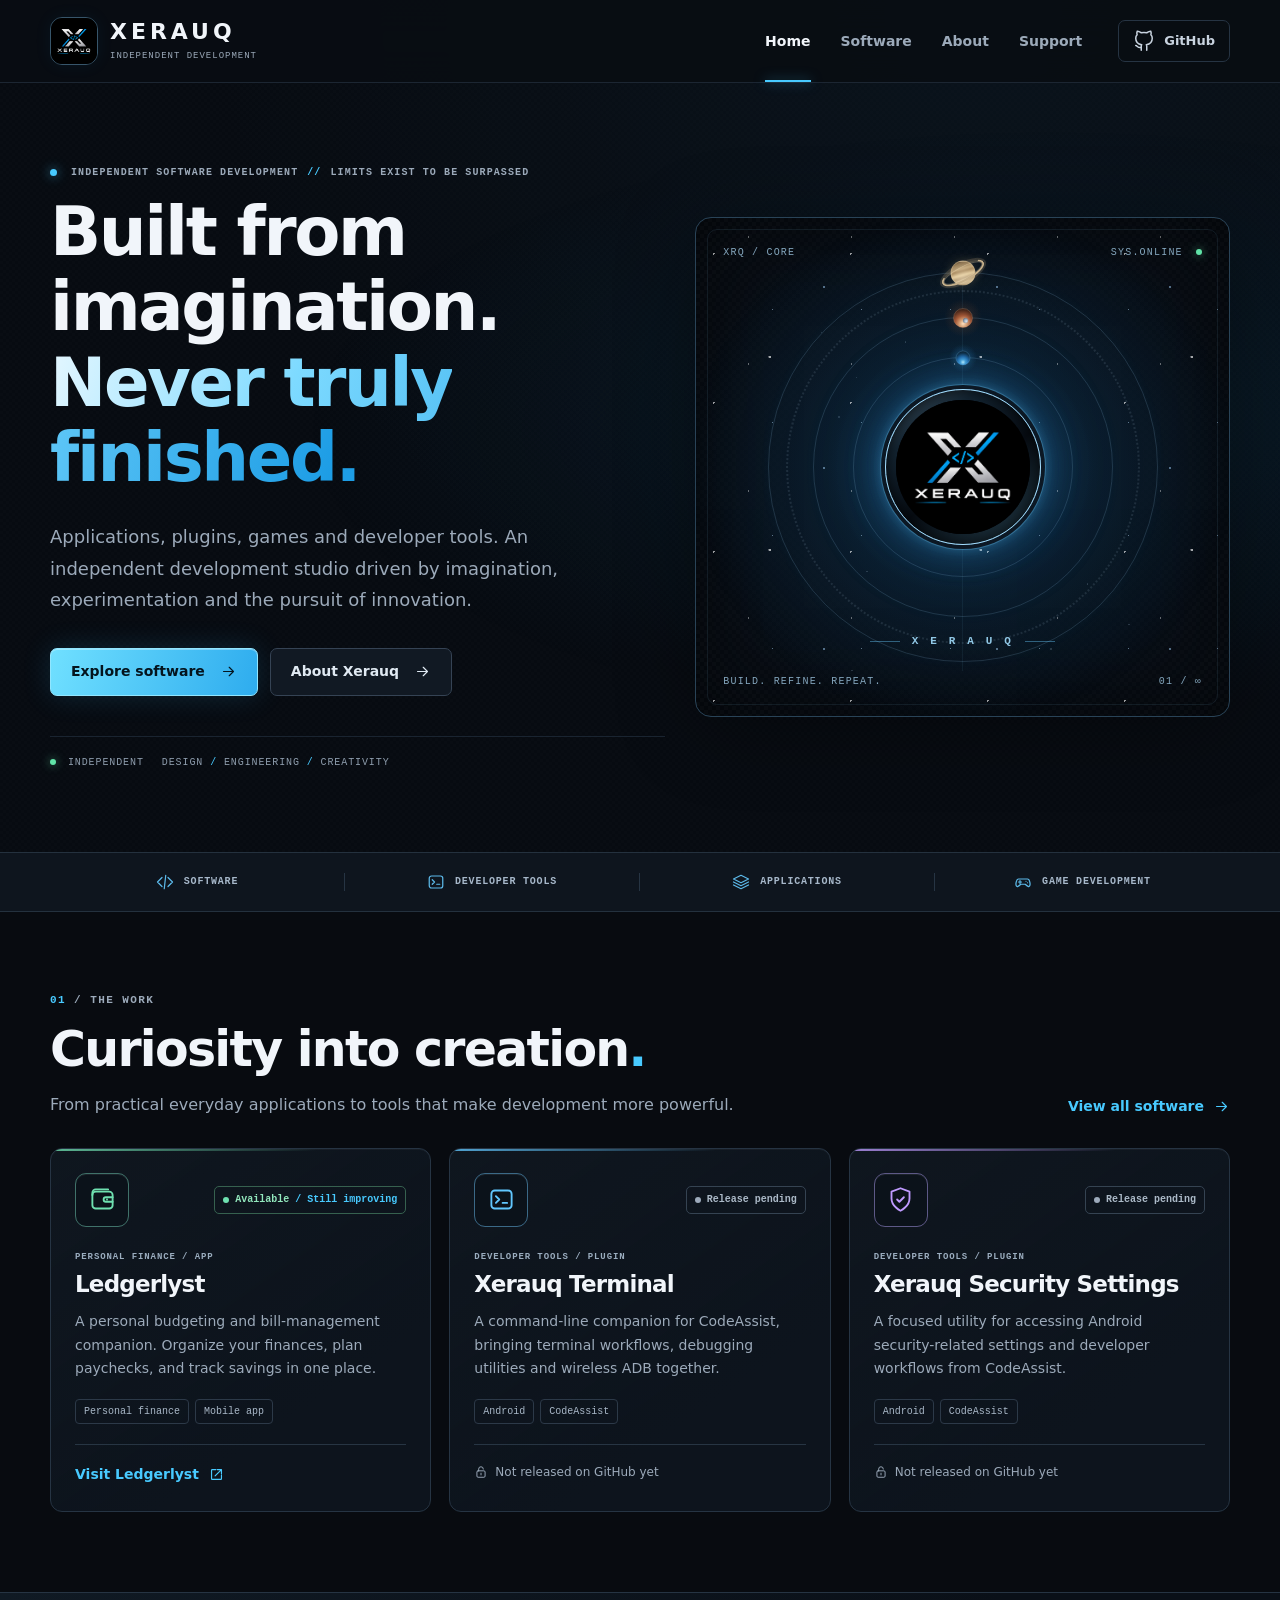
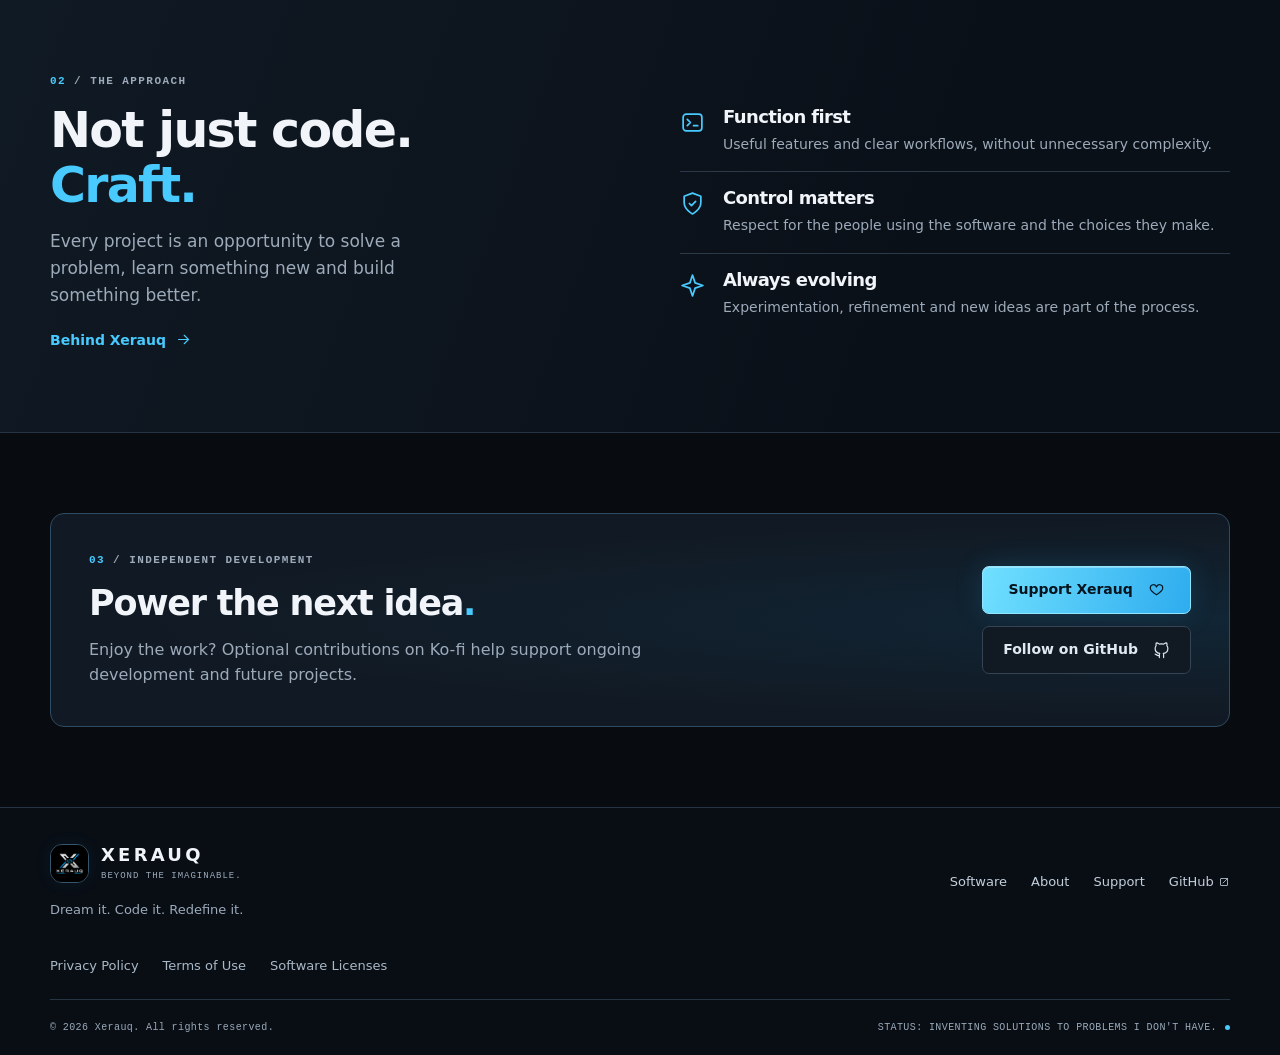
<file: index.html>
<!doctype html>
<html lang="en">

<head>
    <meta charset="utf-8">
    <meta name="viewport" content="width=device-width, initial-scale=1">
    <meta name="theme-color" content="#080b10">
    <meta name="description"
        content="Xerauq is an independent software development studio where imagination meets experimentation and innovation never stops.">
    <meta property="og:title" content="Xerauq — Independent Software Development">
    <meta property="og:description"
        content="Built from imagination. Never truly finished. Explore the software, creations and ongoing development of Xerauq.">
    <meta property="og:type" content="website">
    <title>Xerauq — Independent Software Development</title>
    <link rel="icon" href="assets/favicon.svg" type="image/svg+xml">
    <link rel="stylesheet" href="style.css?v=6">
    <script>(function () { if (!window.matchMedia('(prefers-reduced-motion: reduce)').matches && !document.hidden) { document.documentElement.classList.add('xr-intro-active'); window.setTimeout(function () { document.documentElement.classList.remove('xr-intro-active', 'xr-intro-reveal', 'xr-intro-flight'); }, 5500); } })();</script>
    <script defer src="script.js?v=3"></script>
    <script defer src="intro.js?v=6"></script><noscript>
        <style>
            @media(max-width:720px) {
                .header nav {
                    display: flex
                }

                .nav-toggle {
                    display: none
                }
            }
        </style>
    </noscript>
</head>

<body data-logo-intro="true">
    <div class="intro-overlay" id="intro-overlay" aria-hidden="true">
        <div class="intro-stage"><img class="intro-logo" id="intro-logo" src="assets/XerauqLogo.svg" alt="" width="512"
                height="512"></div>
    </div><a class="skip" href="#main">Skip to content</a>
    <header class="header">
        <div class="wrap nav-shell"><a class="brand" href="index.html" aria-label="Xerauq home"><span
                    class="brand-mark "><span class="logo-fallback" aria-hidden="true">X<span>/</span></span><img
                        src="assets/XerauqLogo.png" alt="" hidden width="96"
                        height="96"></span><span>XERAUQ<small>INDEPENDENT DEVELOPMENT</small></span></a><button
                class="nav-toggle" type="button" aria-label="Open navigation" aria-expanded="false"
                aria-controls="nav"><svg class="icon " viewBox="0 0 24 24" fill="none" stroke="currentColor"
                    stroke-width="1.65" stroke-linecap="round" stroke-linejoin="round" aria-hidden="true">
                    <path d="M4 6h16M4 12h16M4 18h16" />
                </svg></button>
            <nav id="nav" aria-label="Main navigation"><a href="index.html" aria-current="page">Home</a><a
                    href="software.html">Software</a><a href="about.html">About</a><a href="support.html">Support</a>
            </nav><a class="header-github" href="https://github.com/Xerauq" target="_blank" rel="noopener noreferrer"
                aria-label="Xerauq on GitHub"><svg class="icon " viewBox="0 0 24 24" fill="none" stroke="currentColor"
                    stroke-width="1.65" stroke-linecap="round" stroke-linejoin="round" aria-hidden="true">
                    <path
                        d="M9 19c-4 1-4-2-6-2m12 5v-3.9c0-1 .1-1.5-.5-2.1 3.2-.4 6.5-1.6 6.5-7a5.5 5.5 0 0 0-1.5-3.8 5 5 0 0 0-.1-3.8S18.2 1 15 3a13 13 0 0 0-6 0C5.8 1 4.6 1.4 4.6 1.4a5 5 0 0 0-.1 3.8A5.5 5.5 0 0 0 3 9c0 5.4 3.3 6.6 6.5 7-.5.5-.6 1.2-.5 2.1V22" />
                </svg><span>GitHub</span></a>
        </div>
    </header>
    <main id="main">
        <section class="hero">
            <div class="wrap hero-grid">
                <div class="hero-copy">
                    <div class="eyebrow hero-label"><span class="signal"></span> INDEPENDENT SOFTWARE DEVELOPMENT <span
                            class="slash">//</span> LIMITS EXIST TO BE SURPASSED</div>
                    <h1>Built from<br>imagination.<br><span>Never truly finished.</span></h1>
                    <p>Applications, plugins, games and developer tools. An independent development studio driven by
                        imagination, experimentation and the pursuit of innovation.</p>
                    <div class="actions"><a class="button primary" href="software.html">Explore software<svg
                                class="icon " viewBox="0 0 24 24" fill="none" stroke="currentColor" stroke-width="1.65"
                                stroke-linecap="round" stroke-linejoin="round" aria-hidden="true">
                                <path d="M5 12h14m-6-6 6 6-6 6" />
                            </svg></a><a class="button secondary" href="about.html">About Xerauq<svg class="icon "
                                viewBox="0 0 24 24" fill="none" stroke="currentColor" stroke-width="1.65"
                                stroke-linecap="round" stroke-linejoin="round" aria-hidden="true">
                                <path d="M5 12h14m-6-6 6 6-6 6" />
                            </svg></a></div>
                    <div class="hero-meta"><span><i></i> INDEPENDENT</span><span>DESIGN <b>/</b> ENGINEERING <b>/</b>
                            CREATIVITY</span></div>
                </div>
                <div class="hero-art" aria-hidden="true">
                    <div class="art-grid"></div>
                    <div class="art-hud top"><span>XRQ / CORE</span><span>SYS.ONLINE <i></i></span></div>
                    <div class="orbit orbit-a"></div>
                    <div class="orbit orbit-b"></div>
                    <div class="orbit orbit-c"></div>
                    <div class="orbital-cross"></div>
                    <div class="logo-core"><span class="brand-mark hero-logo"><span class="logo-fallback"
                                aria-hidden="true">X<span>/</span></span><img src="assets/XerauqLogo.png" alt="" hidden
                                width="96" height="96"></span></div>
                    <div class="art-caption"><span></span> X E R A U Q <span></span></div>
                    <div class="art-hud bottom"><span>BUILD. REFINE. REPEAT.</span><span>01 / ∞</span></div>
                </div>
            </div>
        </section>
        <div class="signal-strip">
            <div class="wrap strip-inner"><span><svg class="icon " viewBox="0 0 24 24" fill="none" stroke="currentColor"
                        stroke-width="1.65" stroke-linecap="round" stroke-linejoin="round" aria-hidden="true">
                        <path d="m8 6-6 6 6 6m8-12 6 6-6 6m-3-15-2 18" />
                    </svg> SOFTWARE</span><span><svg class="icon " viewBox="0 0 24 24" fill="none" stroke="currentColor"
                        stroke-width="1.65" stroke-linecap="round" stroke-linejoin="round" aria-hidden="true">
                        <rect x="3" y="4" width="18" height="16" rx="3" />
                        <path d="m7 9 3 3-3 3m6 0h4" />
                    </svg> DEVELOPER TOOLS</span><span><svg class="icon " viewBox="0 0 24 24" fill="none"
                        stroke="currentColor" stroke-width="1.65" stroke-linecap="round" stroke-linejoin="round"
                        aria-hidden="true">
                        <path d="m12 3 10 5-10 5L2 8l10-5Zm-10 9 10 5 10-5M2 16l10 5 10-5" />
                    </svg> APPLICATIONS</span><span><svg class="icon " viewBox="0 0 24 24" fill="none"
                        stroke="currentColor" stroke-width="1.65" stroke-linecap="round" stroke-linejoin="round"
                        aria-hidden="true">
                        <path d="M6 8h12c3 0 4 7 3 9s-3 1-6-2H9c-3 3-5 4-6 2S3 8 6 8Z" />
                        <path d="M8 10v4m-2-2h4m6-1h.01m2 2h.01" />
                    </svg> GAME DEVELOPMENT</span></div>
        </div>
        <section class="section wrap">
            <div class="section-head">
                <div>
                    <p class="eyebrow"><span class="section-index">01</span> / THE WORK</p>
                    <h2>Curiosity into creation<span class="accent">.</span></h2>
                    <p>From practical everyday applications to tools that make development more powerful.</p>
                </div><a class="text-link" href="software.html">View all software<svg class="icon " viewBox="0 0 24 24"
                        fill="none" stroke="currentColor" stroke-width="1.65" stroke-linecap="round"
                        stroke-linejoin="round" aria-hidden="true">
                        <path d="M5 12h14m-6-6 6 6-6 6" />
                    </svg></a>
            </div>
            <div class="project-grid featured">
                <article class="project-card accent-green" data-category="apps"
                    data-search="Ledgerlyst A personal budgeting and bill-management companion. Organize your finances, plan paychecks, and track savings in one place. Personal finance Mobile app">
                    <div class="project-top"><span class="project-icon"><svg class="icon " viewBox="0 0 24 24"
                                fill="none" stroke="currentColor" stroke-width="1.65" stroke-linecap="round"
                                stroke-linejoin="round" aria-hidden="true">
                                <rect x="3" y="5" width="18" height="15" rx="3" />
                                <path d="M3 8V6a3 3 0 0 1 3-3h11m4 7h-6a2 2 0 0 0 0 4h6m-5-2h.01" />
                            </svg></span><span class="status live"><span></span>Available <small
                                class="status-improving">/ Still improving</small></span></div>
                    <p class="eyebrow">PERSONAL FINANCE / APP</p>
                    <h3>Ledgerlyst</h3>
                    <p class="project-description">A personal budgeting and bill-management companion. Organize your
                        finances, plan paychecks, and track savings in one place.</p>
                    <div class="tags"><span>Personal finance</span><span>Mobile app</span></div>
                    <div class="project-bottom"><a class="text-link" href="https://ledgerlyst.com/" target="_blank"
                            rel="noopener noreferrer">Visit Ledgerlyst<svg class="icon " viewBox="0 0 24 24" fill="none"
                                stroke="currentColor" stroke-width="1.65" stroke-linecap="round" stroke-linejoin="round"
                                aria-hidden="true">
                                <path d="M13 5h6v6m0-6-9 9M19 13v5a1 1 0 0 1-1 1H6a1 1 0 0 1-1-1V6a1 1 0 0 1 1-1h5" />
                            </svg></a></div>
                </article>
                <article class="project-card accent-blue" data-category="plugins"
                    data-search="Xerauq Terminal A command-line companion for CodeAssist, bringing terminal workflows, debugging utilities and wireless ADB together. Android CodeAssist">
                    <div class="project-top"><span class="project-icon"><svg class="icon " viewBox="0 0 24 24"
                                fill="none" stroke="currentColor" stroke-width="1.65" stroke-linecap="round"
                                stroke-linejoin="round" aria-hidden="true">
                                <rect x="3" y="4" width="18" height="16" rx="3" />
                                <path d="m7 9 3 3-3 3m6 0h4" />
                            </svg></span><span class="status pending"><span></span>Release pending</span></div>
                    <p class="eyebrow">DEVELOPER TOOLS / PLUGIN</p>
                    <h3>Xerauq Terminal</h3>
                    <p class="project-description">A command-line companion for CodeAssist, bringing terminal workflows,
                        debugging utilities and wireless ADB together.</p>
                    <div class="tags"><span>Android</span><span>CodeAssist</span></div>
                    <div class="project-bottom"><span class="pending-link"><svg class="icon " viewBox="0 0 24 24"
                                fill="none" stroke="currentColor" stroke-width="1.65" stroke-linecap="round"
                                stroke-linejoin="round" aria-hidden="true">
                                <rect x="5" y="10" width="14" height="11" rx="2" />
                                <path d="M8 10V7a4 4 0 0 1 8 0m-4 7v3" />
                            </svg> Not released on GitHub yet</span></div>
                </article>
                <article class="project-card accent-purple" data-category="plugins"
                    data-search="Xerauq Security Settings A focused utility for accessing Android security-related settings and developer workflows from CodeAssist. Android CodeAssist">
                    <div class="project-top"><span class="project-icon"><svg class="icon " viewBox="0 0 24 24"
                                fill="none" stroke="currentColor" stroke-width="1.65" stroke-linecap="round"
                                stroke-linejoin="round" aria-hidden="true">
                                <path d="M12 22s8-4 8-11V5l-8-3-8 3v6c0 7 8 11 8 11Z" />
                                <path d="m9 12 2 2 4-4" />
                            </svg></span><span class="status pending"><span></span>Release pending</span></div>
                    <p class="eyebrow">DEVELOPER TOOLS / PLUGIN</p>
                    <h3>Xerauq Security Settings</h3>
                    <p class="project-description">A focused utility for accessing Android security-related settings and
                        developer workflows from CodeAssist.</p>
                    <div class="tags"><span>Android</span><span>CodeAssist</span></div>
                    <div class="project-bottom"><span class="pending-link"><svg class="icon " viewBox="0 0 24 24"
                                fill="none" stroke="currentColor" stroke-width="1.65" stroke-linecap="round"
                                stroke-linejoin="round" aria-hidden="true">
                                <rect x="5" y="10" width="14" height="11" rx="2" />
                                <path d="M8 10V7a4 4 0 0 1 8 0m-4 7v3" />
                            </svg> Not released on GitHub yet</span></div>
                </article>
            </div>
        </section>
        <section class="section philosophy">
            <div class="wrap philosophy-grid">
                <div>
                    <p class="eyebrow"><span class="section-index">02</span> / THE APPROACH</p>
                    <h2>Not just code.<br><span class="accent">Craft.</span></h2>
                    <p>Every project is an opportunity to solve a problem, learn something new and build something
                        better.</p><a class="text-link" href="about.html">Behind Xerauq<svg class="icon "
                            viewBox="0 0 24 24" fill="none" stroke="currentColor" stroke-width="1.65"
                            stroke-linecap="round" stroke-linejoin="round" aria-hidden="true">
                            <path d="M5 12h14m-6-6 6 6-6 6" />
                        </svg></a>
                </div>
                <div class="principles">
                    <div><svg class="icon " viewBox="0 0 24 24" fill="none" stroke="currentColor" stroke-width="1.65"
                            stroke-linecap="round" stroke-linejoin="round" aria-hidden="true">
                            <rect x="3" y="4" width="18" height="16" rx="3" />
                            <path d="m7 9 3 3-3 3m6 0h4" />
                        </svg>
                        <div>
                            <h3>Function first</h3>
                            <p>Useful features and clear workflows, without unnecessary complexity.</p>
                        </div>
                    </div>
                    <div><svg class="icon " viewBox="0 0 24 24" fill="none" stroke="currentColor" stroke-width="1.65"
                            stroke-linecap="round" stroke-linejoin="round" aria-hidden="true">
                            <path d="M12 22s8-4 8-11V5l-8-3-8 3v6c0 7 8 11 8 11Z" />
                            <path d="m9 12 2 2 4-4" />
                        </svg>
                        <div>
                            <h3>Control matters</h3>
                            <p>Respect for the people using the software and the choices they make.</p>
                        </div>
                    </div>
                    <div><svg class="icon " viewBox="0 0 24 24" fill="none" stroke="currentColor" stroke-width="1.65"
                            stroke-linecap="round" stroke-linejoin="round" aria-hidden="true">
                            <path d="m12 2 2.5 7.5L22 12l-7.5 2.5L12 22l-2.5-7.5L2 12l7.5-2.5L12 2Z" />
                        </svg>
                        <div>
                            <h3>Always evolving</h3>
                            <p>Experimentation, refinement and new ideas are part of the process.</p>
                        </div>
                    </div>
                </div>
            </div>
        </section>
        <section class="section wrap">
            <div class="support-call">
                <div>
                    <p class="eyebrow"><span class="section-index">03</span> / INDEPENDENT DEVELOPMENT</p>
                    <h2>Power the next idea<span class="accent">.</span></h2>
                    <p>Enjoy the work? Optional contributions on Ko-fi help support ongoing development and future
                        projects.</p>
                </div>
                <div class="actions"><a class="button primary" href="support.html">Support Xerauq<svg class="icon "
                            viewBox="0 0 24 24" fill="none" stroke="currentColor" stroke-width="1.65"
                            stroke-linecap="round" stroke-linejoin="round" aria-hidden="true">
                            <path
                                d="M20.8 8.6c0 4.2-8.8 9.4-8.8 9.4S3.2 12.8 3.2 8.6A4.5 4.5 0 0 1 12 7a4.5 4.5 0 0 1 8.8 1.6Z" />
                        </svg></a><a class="button secondary" href="https://github.com/Xerauq" target="_blank"
                        rel="noopener noreferrer">Follow on GitHub<svg class="icon " viewBox="0 0 24 24" fill="none"
                            stroke="currentColor" stroke-width="1.65" stroke-linecap="round" stroke-linejoin="round"
                            aria-hidden="true">
                            <path
                                d="M9 19c-4 1-4-2-6-2m12 5v-3.9c0-1 .1-1.5-.5-2.1 3.2-.4 6.5-1.6 6.5-7a5.5 5.5 0 0 0-1.5-3.8 5 5 0 0 0-.1-3.8S18.2 1 15 3a13 13 0 0 0-6 0C5.8 1 4.6 1.4 4.6 1.4a5 5 0 0 0-.1 3.8A5.5 5.5 0 0 0 3 9c0 5.4 3.3 6.6 6.5 7-.5.5-.6 1.2-.5 2.1V22" />
                        </svg></a></div>
            </div>
        </section>
    </main>
    <footer class="footer">
        <div class="wrap footer-inner">
            <div><a class="brand footer-brand" href="index.html"><span class="brand-mark "><span class="logo-fallback"
                            aria-hidden="true">X<span>/</span></span><img src="assets/XerauqLogo.png" alt="" hidden
                            width="96" height="96"></span><span>XERAUQ<small>BEYOND THE IMAGINABLE.</small></span></a>
                <p>Dream it. Code it. Redefine it.</p>
            </div>
            <div class="footer-links"><a href="software.html">Software</a><a href="about.html">About</a><a
                    href="support.html">Support</a><a href="https://github.com/Xerauq" target="_blank"
                    rel="noopener noreferrer">GitHub <svg class="icon " viewBox="0 0 24 24" fill="none"
                        stroke="currentColor" stroke-width="1.65" stroke-linecap="round" stroke-linejoin="round"
                        aria-hidden="true">
                        <path d="M13 5h6v6m0-6-9 9M19 13v5a1 1 0 0 1-1 1H6a1 1 0 0 1-1-1V6a1 1 0 0 1 1-1h5" />
                    </svg></a></div>
        </div>
        <div class="wrap footer-legal-wrap">
            <nav class="footer-legal" aria-label="Legal"><a href="privacy.html">Privacy Policy</a><a
                    href="terms.html">Terms of Use</a><a href="licenses.html">Software Licenses</a></nav>
        </div>
        <div class="wrap footer-bottom"><span>© 2026 Xerauq. All rights reserved.</span><span>STATUS: INVENTING
                SOLUTIONS TO PROBLEMS I DON'T HAVE.<span class="dot"></span></span></div>
    </footer>
</body>

</html>
</file>
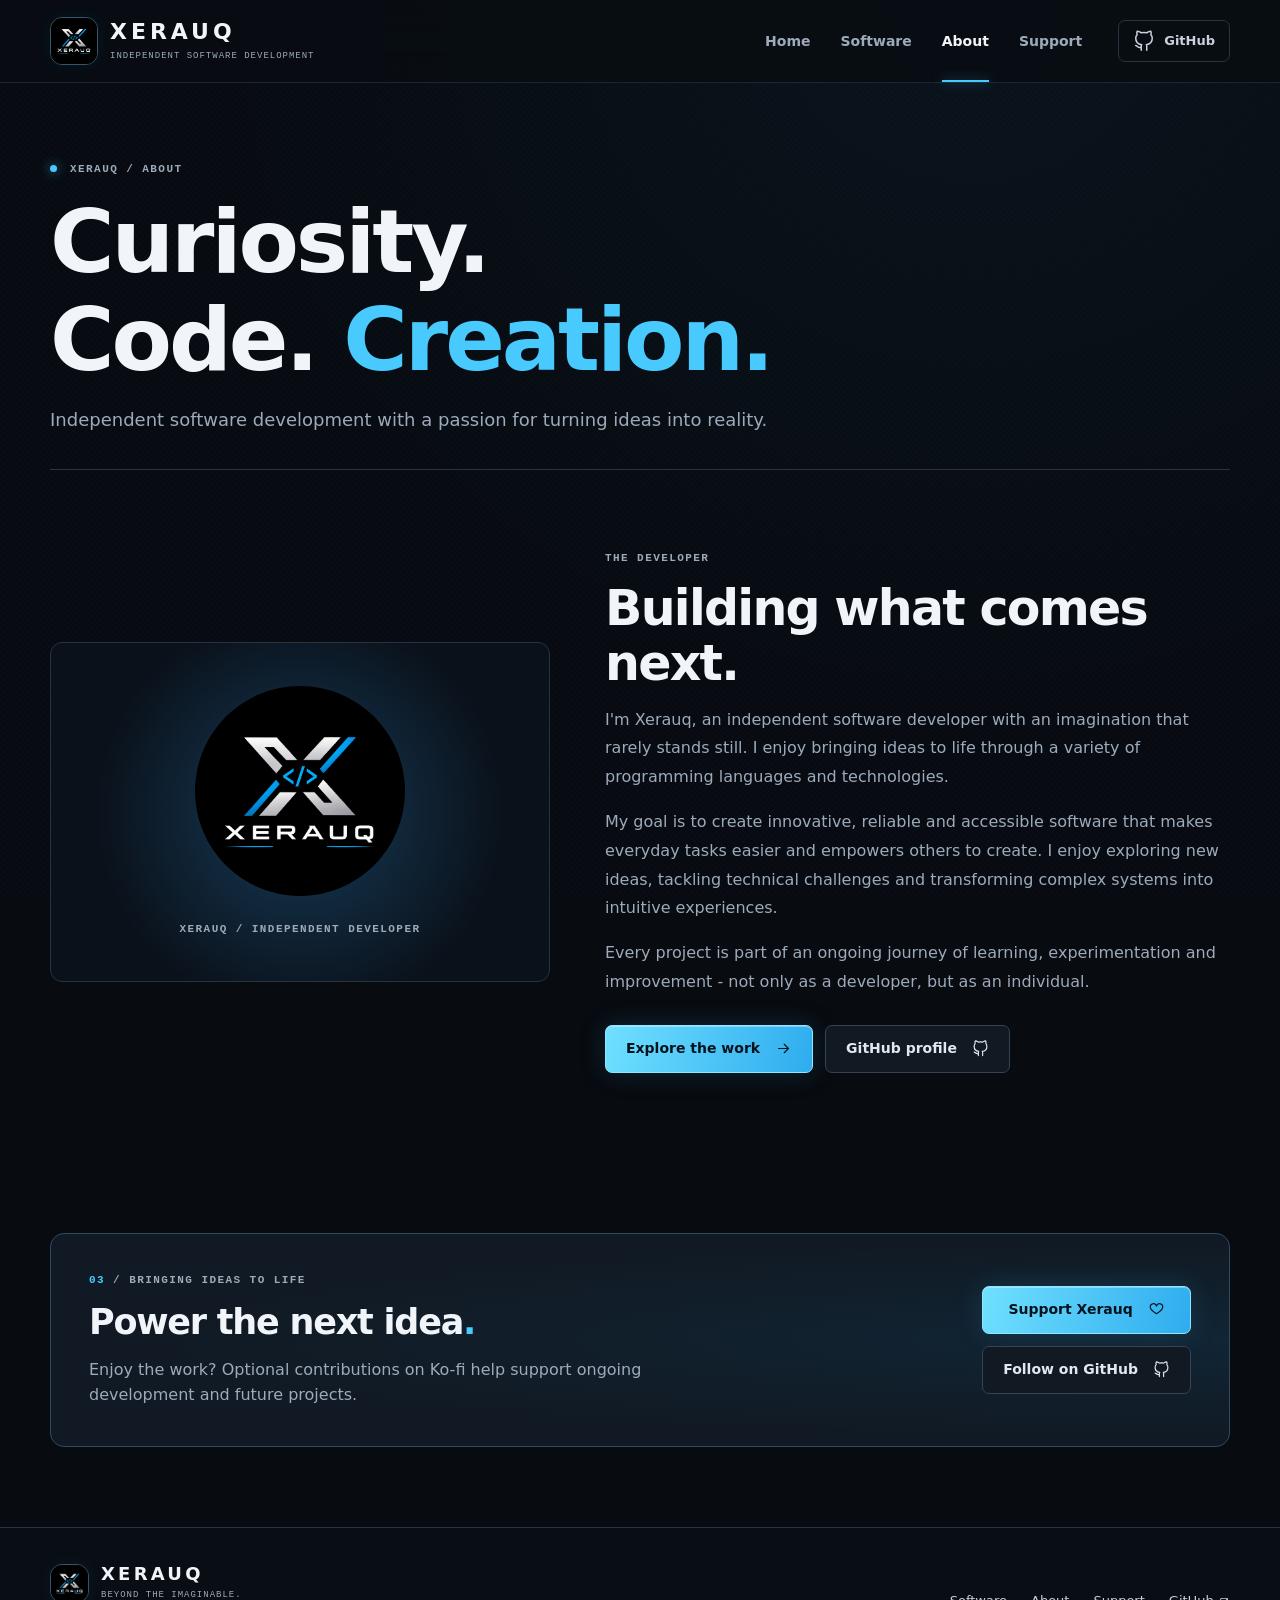
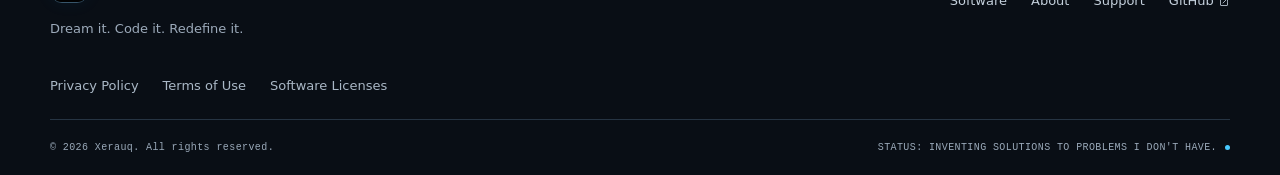
<file: about.html>
<!doctype html>
<html lang="en">

<head>
    <meta charset="utf-8">
    <meta name="viewport" content="width=device-width, initial-scale=1">
    <meta name="theme-color" content="#080b10">
    <meta name="description" content="About Xerauq, an independent software developer.">
    <meta property="og:title" content="About — Xerauq">
    <meta property="og:description" content="About Xerauq, an independent software developer.">
    <meta property="og:type" content="website">
    <title>About — Xerauq</title>
    <link rel="icon" href="assets/favicon.svg" type="image/svg+xml">
    <link rel="stylesheet" href="style.css">
    <script defer src="script.js"></script><noscript>
        <style>
            @media(max-width:720px) {
                .header nav {
                    display: flex
                }

                .nav-toggle {
                    display: none
                }
            }
        </style>
    </noscript>
</head>

<body><a class="skip" href="#main">Skip to content</a>
    <header class="header">
        <div class="wrap nav-shell"><a class="brand" href="index.html" aria-label="Xerauq home"><span
                    class="brand-mark "><span class="logo-fallback" aria-hidden="true">X<span>/</span></span><img
                        src="assets/XerauqLogo.png" alt="" hidden width="96" height="96"></span><span>XERAUQ<small>
                        INDEPENDENT SOFTWARE DEVELOPMENT</small></span></a><button class="nav-toggle" type="button"
                aria-label="Open navigation" aria-expanded="false" aria-controls="nav"><svg class="icon "
                    viewBox="0 0 24 24" fill="none" stroke="currentColor" stroke-width="1.65" stroke-linecap="round"
                    stroke-linejoin="round" aria-hidden="true">
                    <path d="M4 6h16M4 12h16M4 18h16" />
                </svg></button>
            <nav id="nav" aria-label="Main navigation"><a href="index.html">Home</a><a
                    href="software.html">Software</a><a href="about.html" aria-current="page">About</a><a
                    href="support.html">Support</a></nav><a class="header-github" href="https://github.com/Xerauq"
                target="_blank" rel="noopener noreferrer" aria-label="Xerauq on GitHub"><svg class="icon "
                    viewBox="0 0 24 24" fill="none" stroke="currentColor" stroke-width="1.65" stroke-linecap="round"
                    stroke-linejoin="round" aria-hidden="true">
                    <path
                        d="M9 19c-4 1-4-2-6-2m12 5v-3.9c0-1 .1-1.5-.5-2.1 3.2-.4 6.5-1.6 6.5-7a5.5 5.5 0 0 0-1.5-3.8 5 5 0 0 0-.1-3.8S18.2 1 15 3a13 13 0 0 0-6 0C5.8 1 4.6 1.4 4.6 1.4a5 5 0 0 0-.1 3.8A5.5 5.5 0 0 0 3 9c0 5.4 3.3 6.6 6.5 7-.5.5-.6 1.2-.5 2.1V22" />
                </svg><span>GitHub</span></a>
        </div>
    </header>
    <main id="main">
        <section class="page-intro wrap">
            <p class="eyebrow"><span class="signal"></span> XERAUQ / ABOUT</p>
            <h1>Curiosity.<br>Code. <span class="accent">Creation.</span></h1>
            <p>Independent software development with a passion for turning ideas into reality.</p>
        </section>
        <section class="wrap about-layout section">
            <div class="about-emblem">
                <div class="logo-core"><span class="brand-mark hero-logo"><span class="logo-fallback"
                            aria-hidden="true">X<span>/</span></span><img src="assets/XerauqLogo.png" alt="" hidden
                            width="96" height="96"></span></div>
                <p class="eyebrow">XERAUQ / INDEPENDENT DEVELOPER</p>
            </div>
            <div class="about-copy">
                <p class="eyebrow">THE DEVELOPER</p>
                <h2>Building what comes next.</h2>
                <p>I'm Xerauq, an independent software developer with an imagination that rarely stands still.
                    I enjoy bringing ideas to life through a variety of programming languages and technologies.</p>
                <p>My goal is to create innovative, reliable and accessible software that makes everyday tasks easier
                    and empowers others to create. I enjoy exploring new ideas, tackling technical challenges and
                    transforming complex systems into intuitive experiences.</p>
                <p>Every project is part of an ongoing journey of learning, experimentation and improvement -
                    not only as a developer, but as an individual.</p>
                <div class="actions"><a class="button primary" href="software.html">Explore the work<svg class="icon "
                            viewBox="0 0 24 24" fill="none" stroke="currentColor" stroke-width="1.65"
                            stroke-linecap="round" stroke-linejoin="round" aria-hidden="true">
                            <path d="M5 12h14m-6-6 6 6-6 6" />
                        </svg></a><a class="button secondary" href="https://github.com/Xerauq" target="_blank"
                        rel="noopener noreferrer">GitHub profile<svg class="icon " viewBox="0 0 24 24" fill="none"
                            stroke="currentColor" stroke-width="1.65" stroke-linecap="round" stroke-linejoin="round"
                            aria-hidden="true">
                            <path
                                d="M9 19c-4 1-4-2-6-2m12 5v-3.9c0-1 .1-1.5-.5-2.1 3.2-.4 6.5-1.6 6.5-7a5.5 5.5 0 0 0-1.5-3.8 5 5 0 0 0-.1-3.8S18.2 1 15 3a13 13 0 0 0-6 0C5.8 1 4.6 1.4 4.6 1.4a5 5 0 0 0-.1 3.8A5.5 5.5 0 0 0 3 9c0 5.4 3.3 6.6 6.5 7-.5.5-.6 1.2-.5 2.1V22" />
                        </svg></a></div>
            </div>
        </section>
        <section class="section wrap">
            <div class="support-call">
                <div>
                    <p class="eyebrow"><span class="section-index">03</span> / BRINGING IDEAS TO LIFE</p>
                    <h2>Power the next idea<span class="accent">.</span></h2>
                    <p>Enjoy the work? Optional contributions on Ko-fi help support ongoing development and future
                        projects.</p>
                </div>
                <div class="actions"><a class="button primary" href="support.html">Support Xerauq<svg class="icon "
                            viewBox="0 0 24 24" fill="none" stroke="currentColor" stroke-width="1.65"
                            stroke-linecap="round" stroke-linejoin="round" aria-hidden="true">
                            <path
                                d="M20.8 8.6c0 4.2-8.8 9.4-8.8 9.4S3.2 12.8 3.2 8.6A4.5 4.5 0 0 1 12 7a4.5 4.5 0 0 1 8.8 1.6Z" />
                        </svg></a><a class="button secondary" href="https://github.com/Xerauq" target="_blank"
                        rel="noopener noreferrer">Follow on GitHub<svg class="icon " viewBox="0 0 24 24" fill="none"
                            stroke="currentColor" stroke-width="1.65" stroke-linecap="round" stroke-linejoin="round"
                            aria-hidden="true">
                            <path
                                d="M9 19c-4 1-4-2-6-2m12 5v-3.9c0-1 .1-1.5-.5-2.1 3.2-.4 6.5-1.6 6.5-7a5.5 5.5 0 0 0-1.5-3.8 5 5 0 0 0-.1-3.8S18.2 1 15 3a13 13 0 0 0-6 0C5.8 1 4.6 1.4 4.6 1.4a5 5 0 0 0-.1 3.8A5.5 5.5 0 0 0 3 9c0 5.4 3.3 6.6 6.5 7-.5.5-.6 1.2-.5 2.1V22" />
                        </svg></a></div>
            </div>
        </section>
    </main>
    <footer class="footer">
        <div class="wrap footer-inner">
            <div><a class="brand footer-brand" href="index.html"><span class="brand-mark "><span class="logo-fallback"
                            aria-hidden="true">X<span>/</span></span><img src="assets/XerauqLogo.png" alt="" hidden
                            width="96" height="96"></span><span>XERAUQ<small>BEYOND THE IMAGINABLE.</small></span></a>
                <p>Dream it. Code it. Redefine it.</p>
            </div>
            <div class="footer-links"><a href="software.html">Software</a><a href="about.html">About</a><a
                    href="support.html">Support</a><a href="https://github.com/Xerauq" target="_blank"
                    rel="noopener noreferrer">GitHub <svg class="icon " viewBox="0 0 24 24" fill="none"
                        stroke="currentColor" stroke-width="1.65" stroke-linecap="round" stroke-linejoin="round"
                        aria-hidden="true">
                        <path d="M13 5h6v6m0-6-9 9M19 13v5a1 1 0 0 1-1 1H6a1 1 0 0 1-1-1V6a1 1 0 0 1 1-1h5" />
                    </svg></a></div>
        </div>
        <div class="wrap footer-legal-wrap">
            <nav class="footer-legal" aria-label="Legal"><a href="privacy.html">Privacy Policy</a><a
                    href="terms.html">Terms of Use</a><a href="licenses.html">Software Licenses</a></nav>
        </div>
        <div class="wrap footer-bottom"><span>© 2026 Xerauq. All rights reserved.</span><span>STATUS: INVENTING
                SOLUTIONS TO PROBLEMS I DON'T HAVE.<span class="dot"></span></span></div>
    </footer>
</body>

</html>
</file>
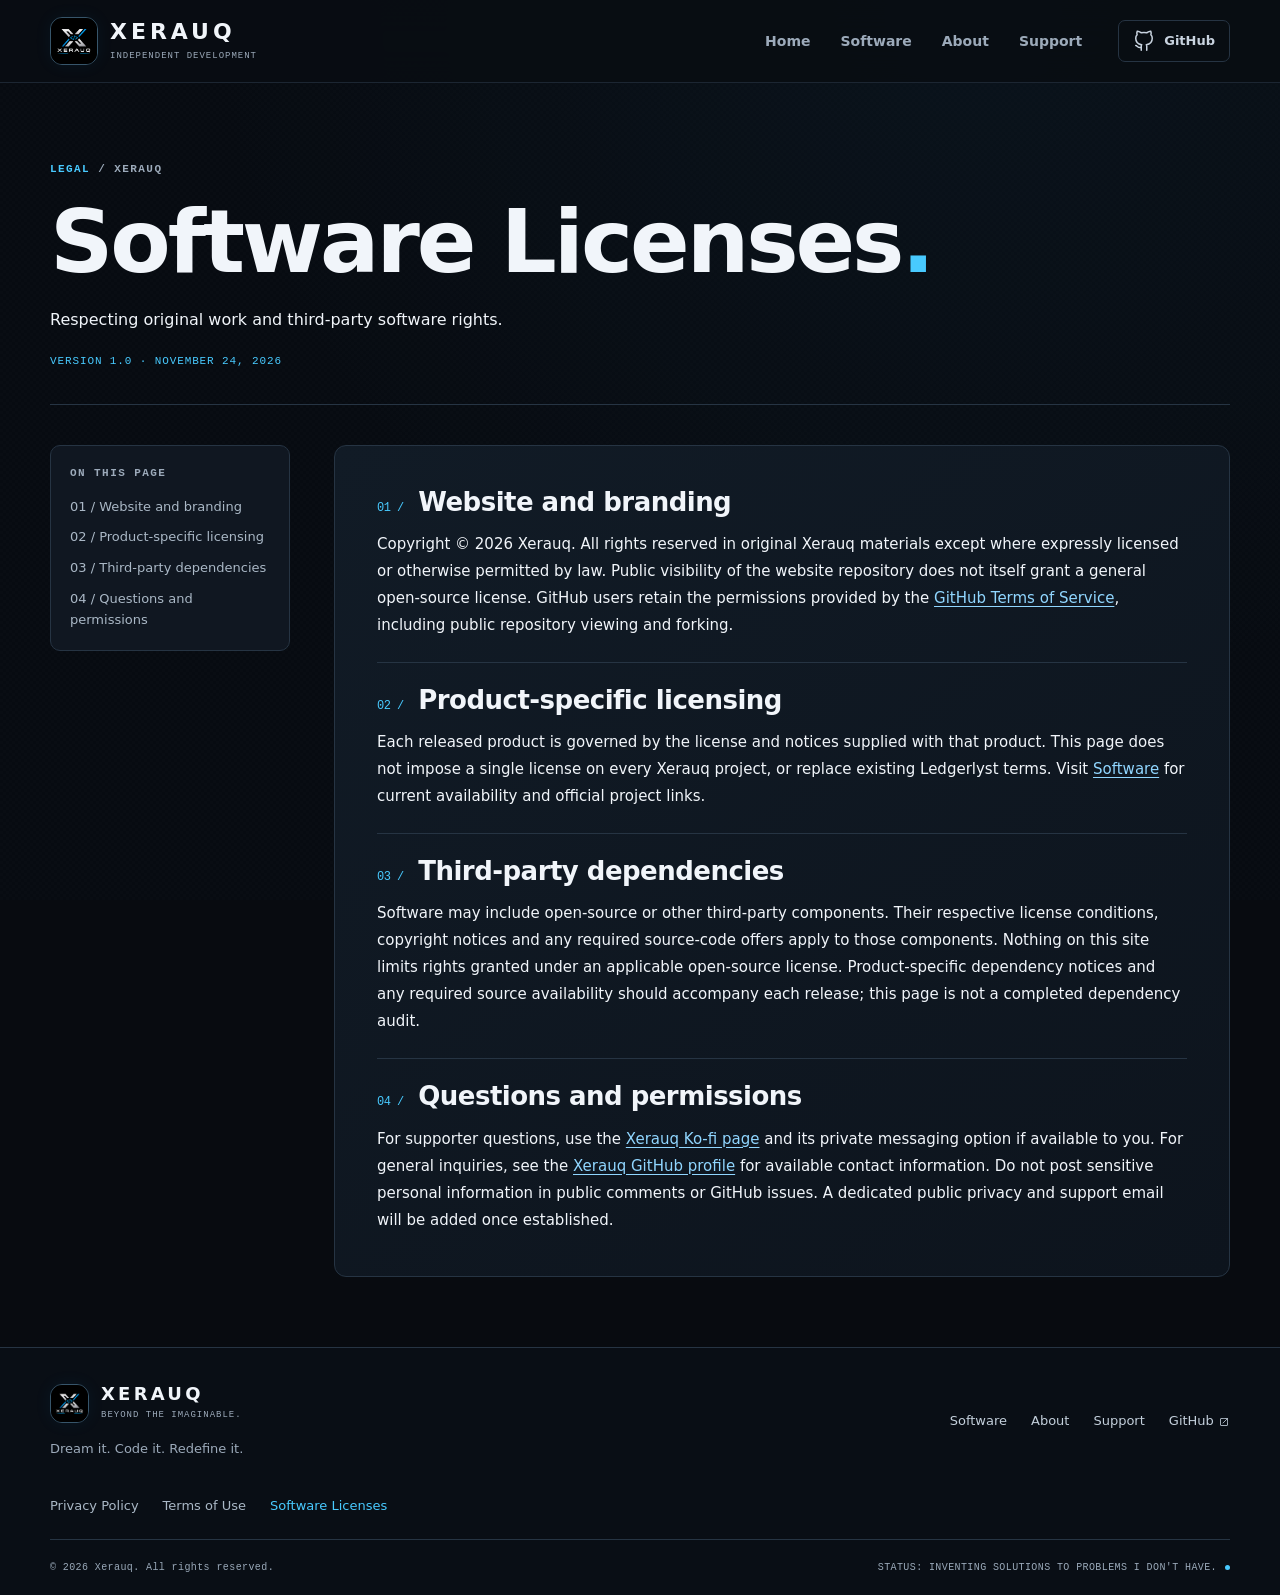
<file: licenses.html>
<!doctype html>
<html lang="en">

<head>
    <meta charset="utf-8">
    <meta name="viewport" content="width=device-width, initial-scale=1">
    <meta name="theme-color" content="#080b10">
    <meta name="description" content="Respecting original work and third-party software rights.">
    <meta property="og:title" content="Software Licenses — Xerauq">
    <meta property="og:description" content="Respecting original work and third-party software rights.">
    <meta property="og:type" content="website">
    <title>Software Licenses — Xerauq</title>
    <link rel="icon" href="assets/favicon.svg" type="image/svg+xml">
    <link rel="stylesheet" href="style.css">
    <script defer src="script.js"></script><noscript>
        <style>
            @media(max-width:720px) {
                .header nav {
                    display: flex
                }

                .nav-toggle {
                    display: none
                }
            }
        </style>
    </noscript>
</head>

<body><a class="skip" href="#main">Skip to content</a>
    <header class="header">
        <div class="wrap nav-shell"><a class="brand" href="index.html" aria-label="Xerauq home"><span
                    class="brand-mark "><span class="logo-fallback" aria-hidden="true">X<span>/</span></span><img
                        src="assets/XerauqLogo.png" alt="" hidden width="96"
                        height="96"></span><span>XERAUQ<small>INDEPENDENT DEVELOPMENT</small></span></a><button
                class="nav-toggle" type="button" aria-label="Open navigation" aria-expanded="false"
                aria-controls="nav"><svg class="icon " viewBox="0 0 24 24" fill="none" stroke="currentColor"
                    stroke-width="1.65" stroke-linecap="round" stroke-linejoin="round" aria-hidden="true">
                    <path d="M4 6h16M4 12h16M4 18h16" />
                </svg></button>
            <nav id="nav" aria-label="Main navigation"><a href="index.html">Home</a><a
                    href="software.html">Software</a><a href="about.html">About</a><a href="support.html">Support</a>
            </nav><a class="header-github" href="https://github.com/Xerauq" target="_blank" rel="noopener noreferrer"
                aria-label="Xerauq on GitHub"><svg class="icon " viewBox="0 0 24 24" fill="none" stroke="currentColor"
                    stroke-width="1.65" stroke-linecap="round" stroke-linejoin="round" aria-hidden="true">
                    <path
                        d="M9 19c-4 1-4-2-6-2m12 5v-3.9c0-1 .1-1.5-.5-2.1 3.2-.4 6.5-1.6 6.5-7a5.5 5.5 0 0 0-1.5-3.8 5 5 0 0 0-.1-3.8S18.2 1 15 3a13 13 0 0 0-6 0C5.8 1 4.6 1.4 4.6 1.4a5 5 0 0 0-.1 3.8A5.5 5.5 0 0 0 3 9c0 5.4 3.3 6.6 6.5 7-.5.5-.6 1.2-.5 2.1V22" />
                </svg><span>GitHub</span></a>
        </div>
    </header>
    <main id="main">
        <section class="wrap page-intro legal-intro">
            <p class="eyebrow"><span class="section-index">LEGAL</span> / XERAUQ</p>
            <h1>Software Licenses<span class="accent">.</span></h1>
            <p>Respecting original work and third-party software rights.</p>
            <p class="legal-version">VERSION 1.0 · NOVEMBER 24, 2026</p>
        </section>
        <div class="wrap legal-layout">
            <aside class="legal-toc">
                <p class="eyebrow">ON THIS PAGE</p>
                <nav aria-label="Page contents"><a href="#section-1">01 / Website and branding</a><a
                        href="#section-2">02 / Product-specific licensing</a><a href="#section-3">03 / Third-party
                        dependencies</a><a href="#section-4">04 / Questions and permissions</a></nav>
            </aside>
            <article class="legal-content">
                <section id="section-1" class="legal-section">
                    <h2><span>01 /</span> Website and branding</h2>
                    <p>Copyright © 2026 Xerauq. All rights reserved in original Xerauq materials except where expressly
                        licensed or otherwise permitted by law. Public visibility of the website repository does not
                        itself grant a general open-source license. GitHub users retain the permissions provided by the
                        <a href="https://docs.github.com/en/site-policy/github-terms/github-terms-of-service">GitHub
                            Terms of Service</a>, including public repository viewing and forking.
                    </p>
                </section>
                <section id="section-2" class="legal-section">
                    <h2><span>02 /</span> Product-specific licensing</h2>
                    <p>Each released product is governed by the license and notices supplied with that product. This
                        page does not impose a single license on every Xerauq project, or replace existing Ledgerlyst
                        terms. Visit <a href="software.html">Software</a> for current availability and official project
                        links.</p>
                </section>
                <section id="section-3" class="legal-section">
                    <h2><span>03 /</span> Third-party dependencies</h2>
                    <p>Software may include open-source or other third-party components. Their respective license
                        conditions, copyright notices and any required source-code offers apply to those components.
                        Nothing on this site limits rights granted under an applicable open-source license.
                        Product-specific dependency notices and any required source availability should accompany each
                        release; this page is not a completed dependency audit.</p>
                </section>
                <section id="section-4" class="legal-section">
                    <h2><span>04 /</span> Questions and permissions</h2>
                    <p>For supporter questions, use the <a href="https://ko-fi.com/xerauq">Xerauq Ko-fi page</a> and its
                        private messaging option if available to you. For general inquiries, see the <a
                            href="https://github.com/Xerauq">Xerauq GitHub profile</a> for available contact
                        information. Do not post sensitive personal information in public comments or GitHub issues. A
                        dedicated public privacy and support email will be added once established.</p>
                </section>
            </article>
        </div>
    </main>
    <footer class="footer">
        <div class="wrap footer-inner">
            <div><a class="brand footer-brand" href="index.html"><span class="brand-mark "><span class="logo-fallback"
                            aria-hidden="true">X<span>/</span></span><img src="assets/XerauqLogo.png" alt="" hidden
                            width="96" height="96"></span><span>XERAUQ<small>BEYOND THE IMAGINABLE.</small></span></a>
                <p>Dream it. Code it. Redefine it.</p>
            </div>
            <div class="footer-links"><a href="software.html">Software</a><a href="about.html">About</a><a
                    href="support.html">Support</a><a href="https://github.com/Xerauq" target="_blank"
                    rel="noopener noreferrer">GitHub <svg class="icon " viewBox="0 0 24 24" fill="none"
                        stroke="currentColor" stroke-width="1.65" stroke-linecap="round" stroke-linejoin="round"
                        aria-hidden="true">
                        <path d="M13 5h6v6m0-6-9 9M19 13v5a1 1 0 0 1-1 1H6a1 1 0 0 1-1-1V6a1 1 0 0 1 1-1h5" />
                    </svg></a></div>
        </div>
        <div class="wrap footer-legal-wrap">
            <nav class="footer-legal" aria-label="Legal"><a href="privacy.html">Privacy Policy</a><a
                    href="terms.html">Terms of Use</a><a href="licenses.html" aria-current="page">Software Licenses</a>
            </nav>
        </div>
        <div class="wrap footer-bottom"><span>© 2026 Xerauq. All rights reserved.</span><span>STATUS: INVENTING
                SOLUTIONS TO PROBLEMS I DON'T HAVE.<span class="dot"></span></span></div>
    </footer>
</body>

</html>
</file>
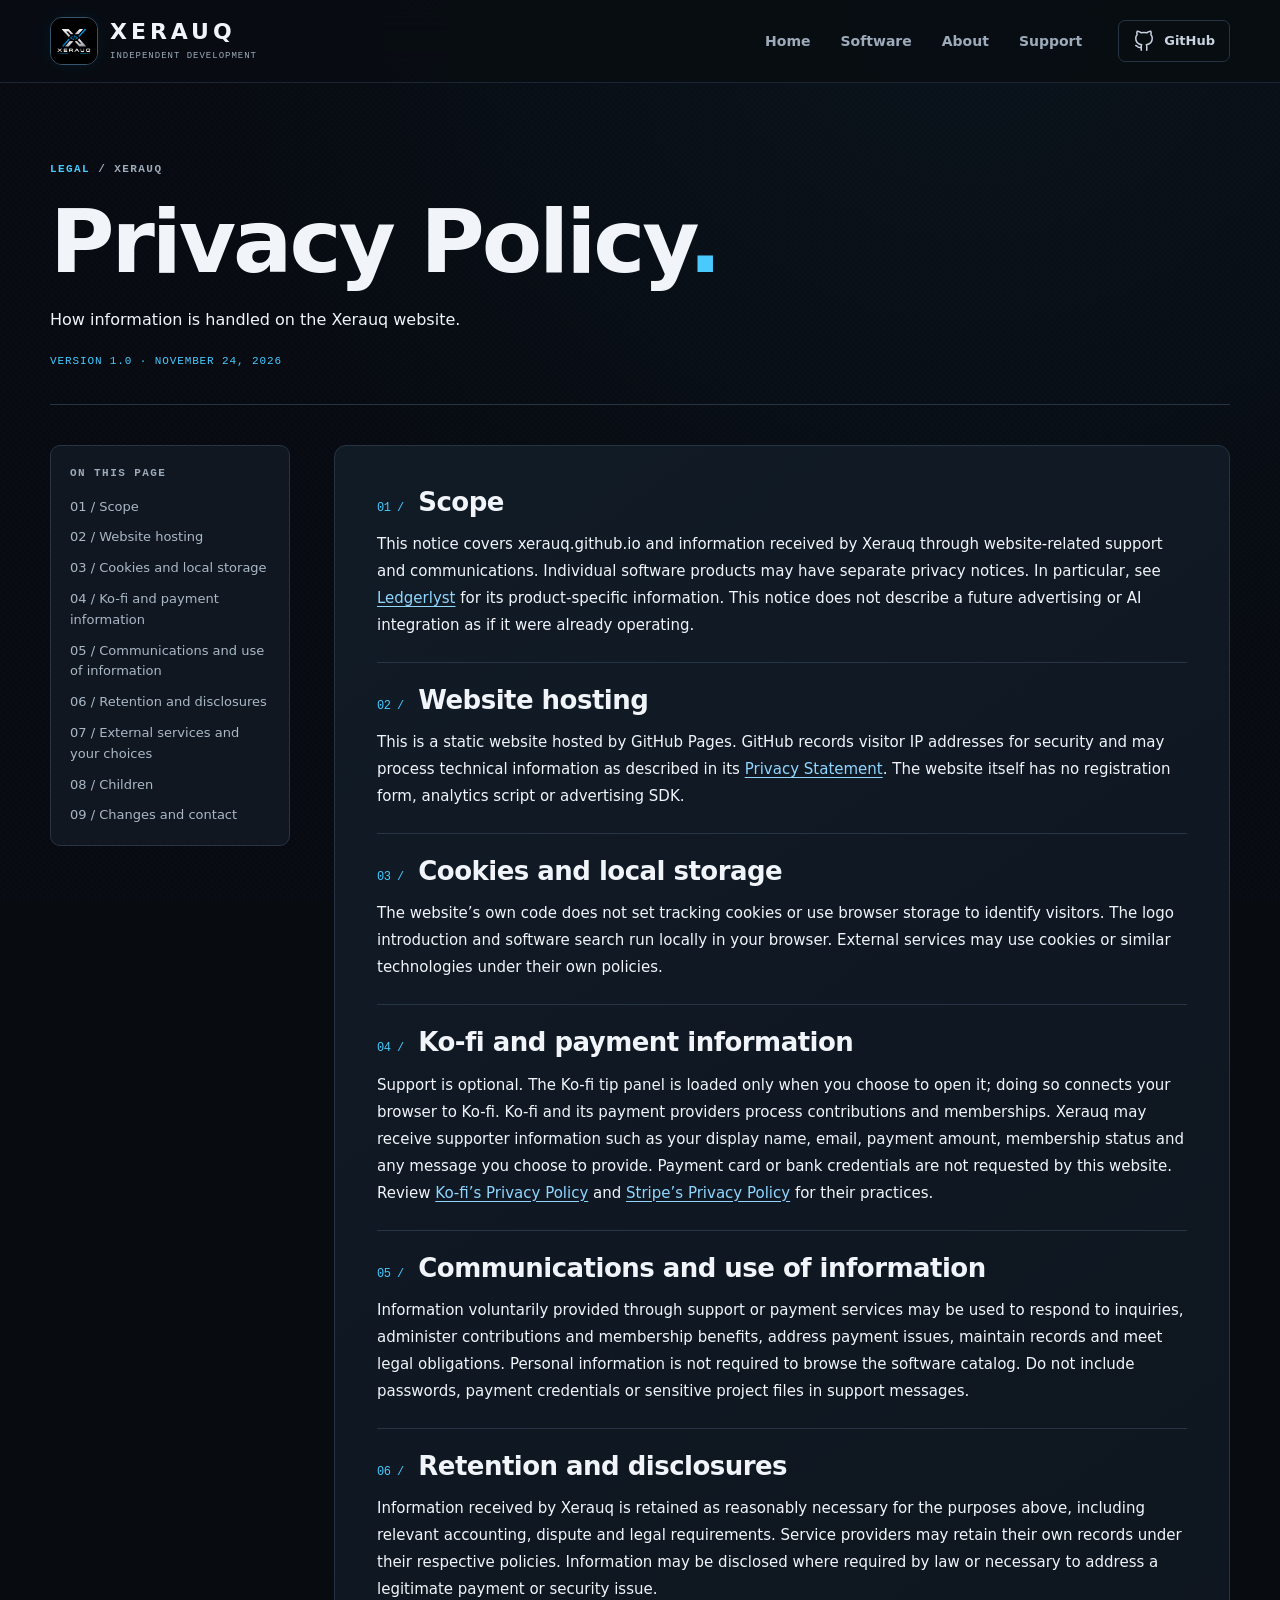
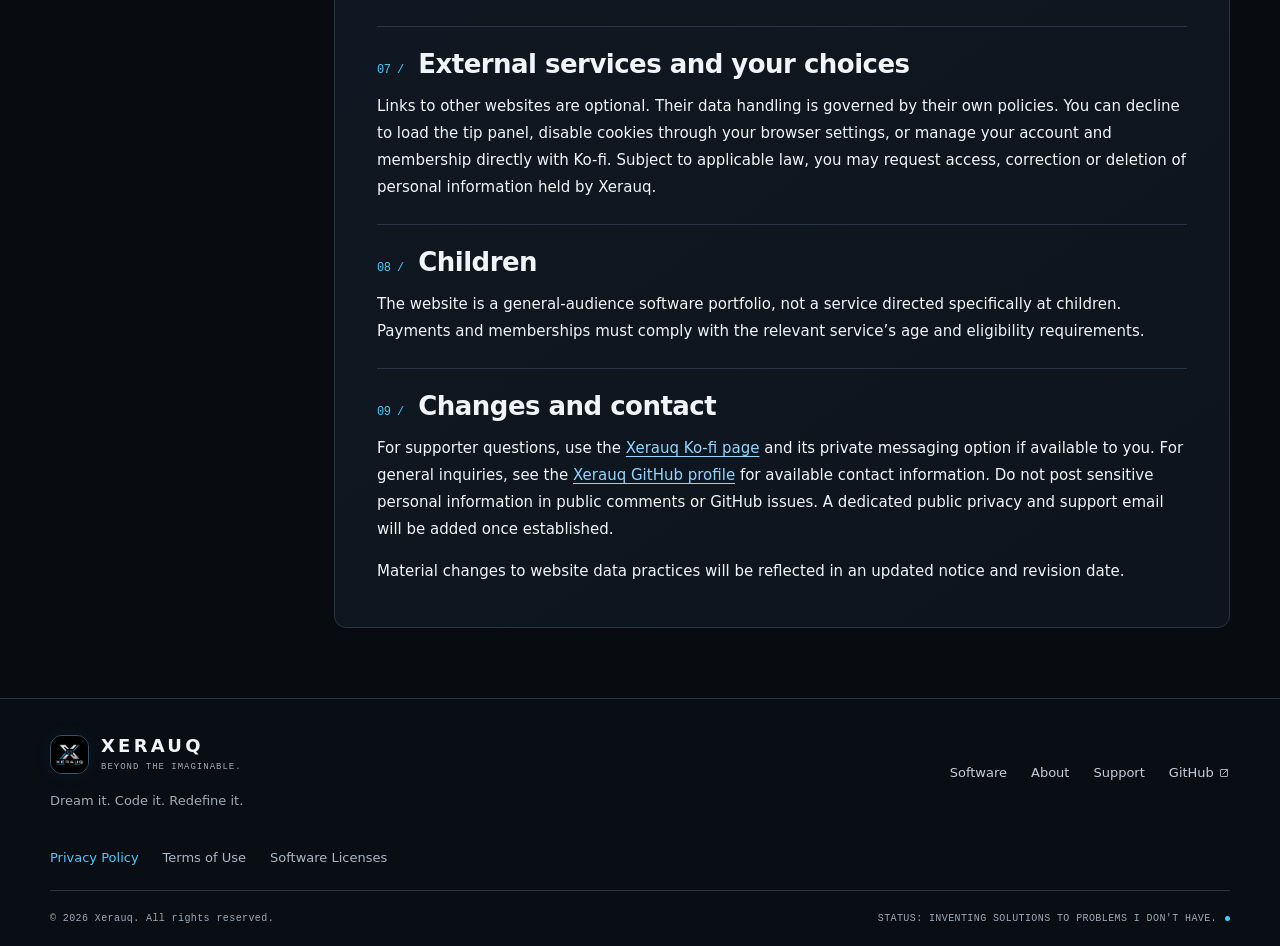
<file: privacy.html>
<!doctype html>
<html lang="en">

<head>
    <meta charset="utf-8">
    <meta name="viewport" content="width=device-width, initial-scale=1">
    <meta name="theme-color" content="#080b10">
    <meta name="description" content="How information is handled on the Xerauq website.">
    <meta property="og:title" content="Privacy Policy — Xerauq">
    <meta property="og:description" content="How information is handled on the Xerauq website.">
    <meta property="og:type" content="website">
    <title>Privacy Policy — Xerauq</title>
    <link rel="icon" href="assets/favicon.svg" type="image/svg+xml">
    <link rel="stylesheet" href="style.css">
    <script defer src="script.js"></script><noscript>
        <style>
            @media(max-width:720px) {
                .header nav {
                    display: flex
                }

                .nav-toggle {
                    display: none
                }
            }
        </style>
    </noscript>
</head>

<body><a class="skip" href="#main">Skip to content</a>
    <header class="header">
        <div class="wrap nav-shell"><a class="brand" href="index.html" aria-label="Xerauq home"><span
                    class="brand-mark "><span class="logo-fallback" aria-hidden="true">X<span>/</span></span><img
                        src="assets/XerauqLogo.png" alt="" hidden width="96"
                        height="96"></span><span>XERAUQ<small>INDEPENDENT DEVELOPMENT</small></span></a><button
                class="nav-toggle" type="button" aria-label="Open navigation" aria-expanded="false"
                aria-controls="nav"><svg class="icon " viewBox="0 0 24 24" fill="none" stroke="currentColor"
                    stroke-width="1.65" stroke-linecap="round" stroke-linejoin="round" aria-hidden="true">
                    <path d="M4 6h16M4 12h16M4 18h16" />
                </svg></button>
            <nav id="nav" aria-label="Main navigation"><a href="index.html">Home</a><a
                    href="software.html">Software</a><a href="about.html">About</a><a href="support.html">Support</a>
            </nav><a class="header-github" href="https://github.com/Xerauq" target="_blank" rel="noopener noreferrer"
                aria-label="Xerauq on GitHub"><svg class="icon " viewBox="0 0 24 24" fill="none" stroke="currentColor"
                    stroke-width="1.65" stroke-linecap="round" stroke-linejoin="round" aria-hidden="true">
                    <path
                        d="M9 19c-4 1-4-2-6-2m12 5v-3.9c0-1 .1-1.5-.5-2.1 3.2-.4 6.5-1.6 6.5-7a5.5 5.5 0 0 0-1.5-3.8 5 5 0 0 0-.1-3.8S18.2 1 15 3a13 13 0 0 0-6 0C5.8 1 4.6 1.4 4.6 1.4a5 5 0 0 0-.1 3.8A5.5 5.5 0 0 0 3 9c0 5.4 3.3 6.6 6.5 7-.5.5-.6 1.2-.5 2.1V22" />
                </svg><span>GitHub</span></a>
        </div>
    </header>
    <main id="main">
        <section class="wrap page-intro legal-intro">
            <p class="eyebrow"><span class="section-index">LEGAL</span> / XERAUQ</p>
            <h1>Privacy Policy<span class="accent">.</span></h1>
            <p>How information is handled on the Xerauq website.</p>
            <p class="legal-version">VERSION 1.0 · NOVEMBER 24, 2026</p>
        </section>
        <div class="wrap legal-layout">
            <aside class="legal-toc">
                <p class="eyebrow">ON THIS PAGE</p>
                <nav aria-label="Page contents"><a href="#section-1">01 / Scope</a><a href="#section-2">02 / Website
                        hosting</a><a href="#section-3">03 / Cookies and local storage</a><a href="#section-4">04 /
                        Ko-fi and payment information</a><a href="#section-5">05 / Communications and use of
                        information</a><a href="#section-6">06 / Retention and disclosures</a><a href="#section-7">07 /
                        External services and your choices</a><a href="#section-8">08 / Children</a><a
                        href="#section-9">09 / Changes and contact</a></nav>
            </aside>
            <article class="legal-content">
                <section id="section-1" class="legal-section">
                    <h2><span>01 /</span> Scope</h2>
                    <p>This notice covers xerauq.github.io and information received by Xerauq through website-related
                        support and communications. Individual software products may have separate privacy notices. In
                        particular, see <a href="https://ledgerlyst.com/">Ledgerlyst</a> for its product-specific
                        information. This notice does not describe a future advertising or AI integration as if it were
                        already operating.</p>
                </section>
                <section id="section-2" class="legal-section">
                    <h2><span>02 /</span> Website hosting</h2>
                    <p>This is a static website hosted by GitHub Pages. GitHub records visitor IP addresses for security
                        and may process technical information as described in its <a
                            href="https://docs.github.com/en/site-policy/privacy-policies/github-general-privacy-statement">Privacy
                            Statement</a>. The website itself has no registration form, analytics script or advertising
                        SDK.</p>
                </section>
                <section id="section-3" class="legal-section">
                    <h2><span>03 /</span> Cookies and local storage</h2>
                    <p>The website’s own code does not set tracking cookies or use browser storage to identify visitors.
                        The logo introduction and software search run locally in your browser. External services may use
                        cookies or similar technologies under their own policies.</p>
                </section>
                <section id="section-4" class="legal-section">
                    <h2><span>04 /</span> Ko-fi and payment information</h2>
                    <p>Support is optional. The Ko-fi tip panel is loaded only when you choose to open it; doing so
                        connects your browser to Ko-fi. Ko-fi and its payment providers process contributions and
                        memberships. Xerauq may receive supporter information such as your display name, email, payment
                        amount, membership status and any message you choose to provide. Payment card or bank
                        credentials are not requested by this website. Review <a
                            href="https://more.ko-fi.com/privacy">Ko-fi’s Privacy Policy</a> and <a
                            href="https://stripe.com/privacy">Stripe’s Privacy Policy</a> for their practices.</p>
                </section>
                <section id="section-5" class="legal-section">
                    <h2><span>05 /</span> Communications and use of information</h2>
                    <p>Information voluntarily provided through support or payment services may be used to respond to
                        inquiries, administer contributions and membership benefits, address payment issues, maintain
                        records and meet legal obligations. Personal information is not required to browse the software
                        catalog. Do not include passwords, payment credentials or sensitive project files in support
                        messages.</p>
                </section>
                <section id="section-6" class="legal-section">
                    <h2><span>06 /</span> Retention and disclosures</h2>
                    <p>Information received by Xerauq is retained as reasonably necessary for the purposes above,
                        including relevant accounting, dispute and legal requirements. Service providers may retain
                        their own records under their respective policies. Information may be disclosed where required
                        by law or necessary to address a legitimate payment or security issue.</p>
                </section>
                <section id="section-7" class="legal-section">
                    <h2><span>07 /</span> External services and your choices</h2>
                    <p>Links to other websites are optional. Their data handling is governed by their own policies. You
                        can decline to load the tip panel, disable cookies through your browser settings, or manage your
                        account and membership directly with Ko-fi. Subject to applicable law, you may request access,
                        correction or deletion of personal information held by Xerauq.</p>
                </section>
                <section id="section-8" class="legal-section">
                    <h2><span>08 /</span> Children</h2>
                    <p>The website is a general-audience software portfolio, not a service directed specifically at
                        children. Payments and memberships must comply with the relevant service’s age and eligibility
                        requirements.</p>
                </section>
                <section id="section-9" class="legal-section">
                    <h2><span>09 /</span> Changes and contact</h2>
                    <p>For supporter questions, use the <a href="https://ko-fi.com/xerauq">Xerauq Ko-fi page</a> and its
                        private messaging option if available to you. For general inquiries, see the <a
                            href="https://github.com/Xerauq">Xerauq GitHub profile</a> for available contact
                        information. Do not post sensitive personal information in public comments or GitHub issues. A
                        dedicated public privacy and support email will be added once established.</p>
                    <p>Material changes to website data practices will be reflected in an updated notice and revision
                        date.</p>
                </section>
            </article>
        </div>
    </main>
    <footer class="footer">
        <div class="wrap footer-inner">
            <div><a class="brand footer-brand" href="index.html"><span class="brand-mark "><span class="logo-fallback"
                            aria-hidden="true">X<span>/</span></span><img src="assets/XerauqLogo.png" alt="" hidden
                            width="96" height="96"></span><span>XERAUQ<small>BEYOND THE IMAGINABLE.</small></span></a>
                <p>Dream it. Code it. Redefine it.</p>
            </div>
            <div class="footer-links"><a href="software.html">Software</a><a href="about.html">About</a><a
                    href="support.html">Support</a><a href="https://github.com/Xerauq" target="_blank"
                    rel="noopener noreferrer">GitHub <svg class="icon " viewBox="0 0 24 24" fill="none"
                        stroke="currentColor" stroke-width="1.65" stroke-linecap="round" stroke-linejoin="round"
                        aria-hidden="true">
                        <path d="M13 5h6v6m0-6-9 9M19 13v5a1 1 0 0 1-1 1H6a1 1 0 0 1-1-1V6a1 1 0 0 1 1-1h5" />
                    </svg></a></div>
        </div>
        <div class="wrap footer-legal-wrap">
            <nav class="footer-legal" aria-label="Legal"><a href="privacy.html" aria-current="page">Privacy Policy</a><a
                    href="terms.html">Terms of Use</a><a href="licenses.html">Software Licenses</a></nav>
        </div>
        <div class="wrap footer-bottom"><span>© 2026 Xerauq. All rights reserved.</span><span>STATUS: INVENTING
                SOLUTIONS TO PROBLEMS I DON'T HAVE.<span class="dot"></span></span></div>
    </footer>
</body>

</html>
</file>
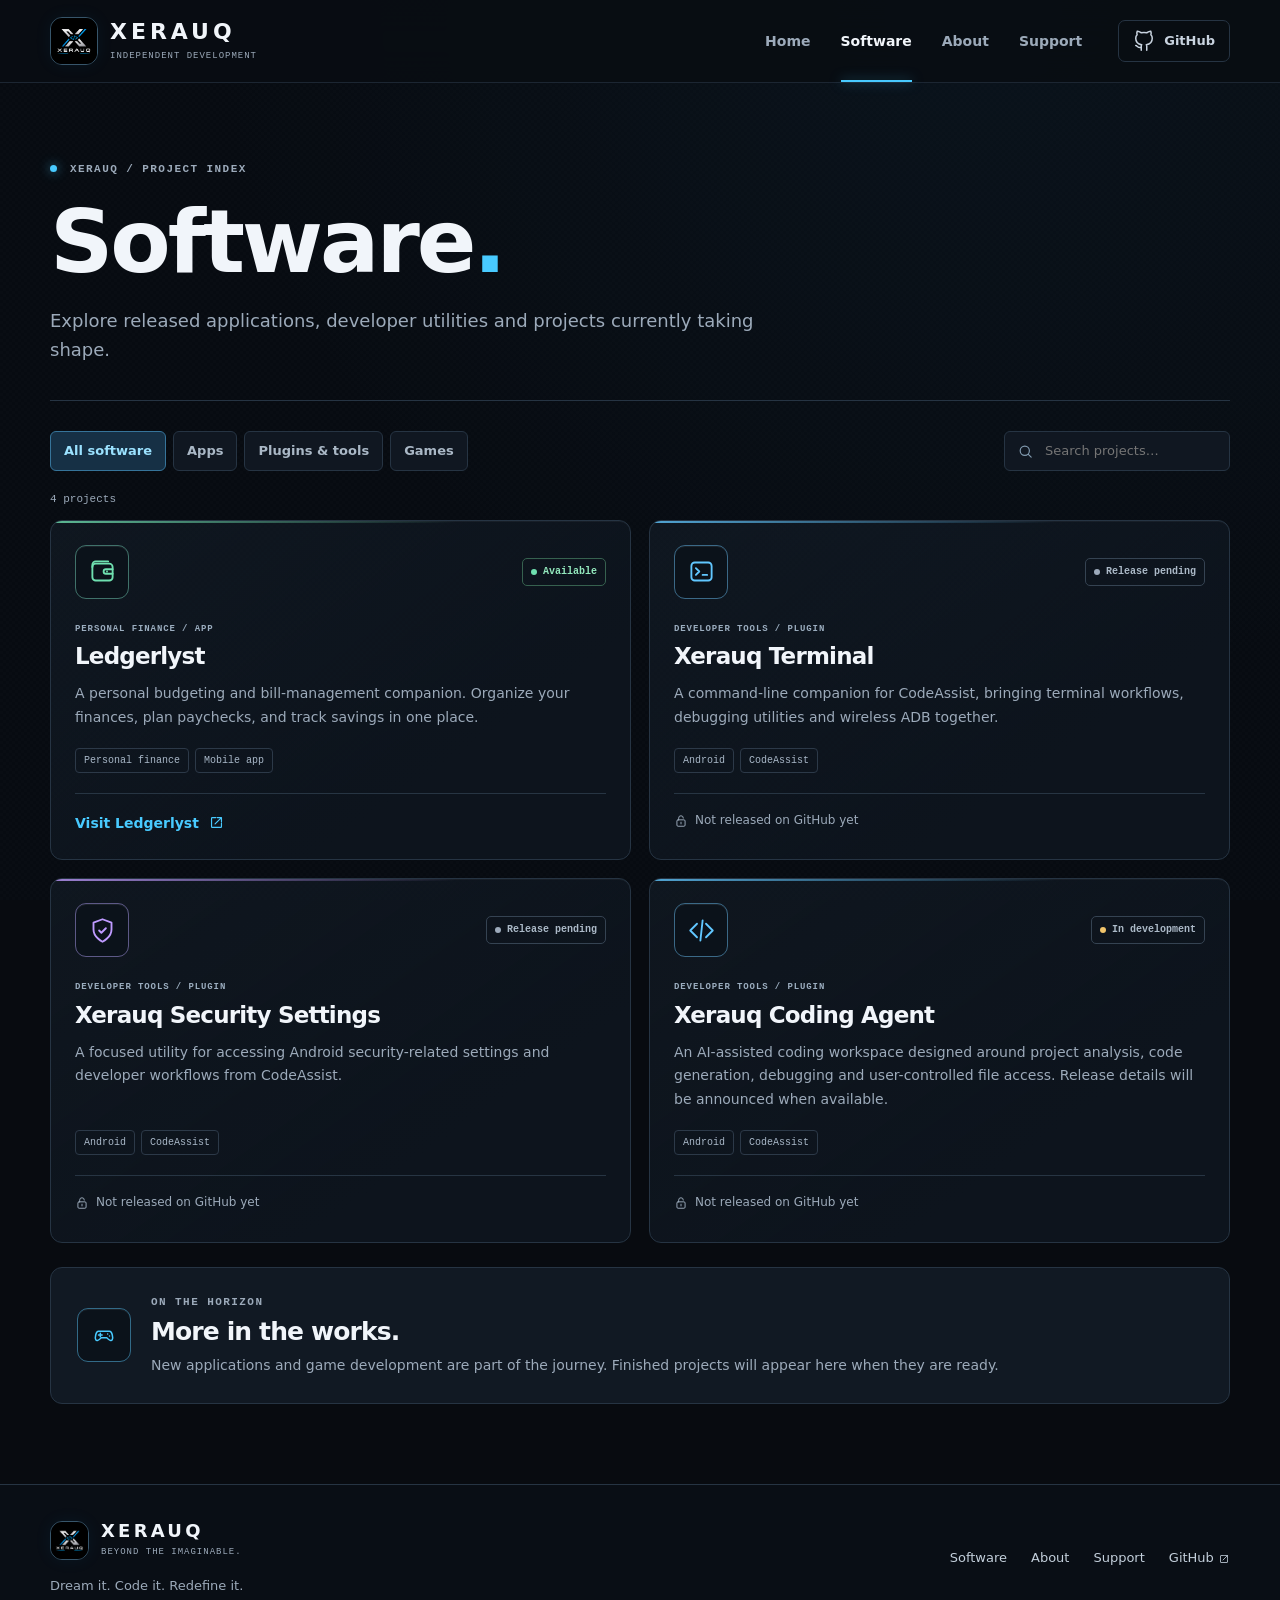
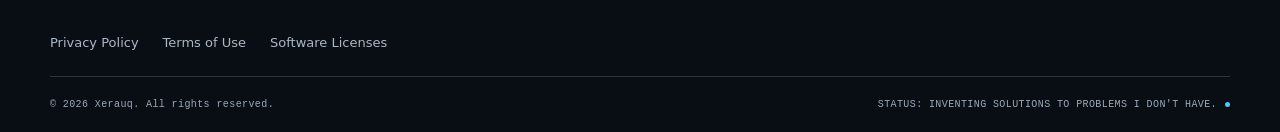
<file: software.html>
<!doctype html>
<html lang="en">

<head>
    <meta charset="utf-8">
    <meta name="viewport" content="width=device-width, initial-scale=1">
    <meta name="theme-color" content="#080b10">
    <meta name="description" content="Explore the Xerauq software catalog, including applications and developer tools.">
    <meta property="og:title" content="Software — Xerauq">
    <meta property="og:description"
        content="Explore the Xerauq software catalog, including applications and developer tools.">
    <meta property="og:type" content="website">
    <title>Software — Xerauq</title>
    <link rel="icon" href="assets/favicon.svg" type="image/svg+xml">
    <link rel="stylesheet" href="style.css?v=6">
    <script defer src="script.js?v=3"></script>
    <noscript>
        <style>
            @media(max-width:720px) {
                .header nav {
                    display: flex
                }

                .nav-toggle {
                    display: none
                }
            }
        </style>
    </noscript>
</head>

<body><a class="skip" href="#main">Skip to content</a>
    <header class="header">
        <div class="wrap nav-shell"><a class="brand" href="index.html" aria-label="Xerauq home"><span
                    class="brand-mark "><span class="logo-fallback" aria-hidden="true">X<span>/</span></span><img
                        src="assets/XerauqLogo.png" alt="" hidden width="96"
                        height="96"></span><span>XERAUQ<small>INDEPENDENT DEVELOPMENT</small></span></a><button
                class="nav-toggle" type="button" aria-label="Open navigation" aria-expanded="false"
                aria-controls="nav"><svg class="icon " viewBox="0 0 24 24" fill="none" stroke="currentColor"
                    stroke-width="1.65" stroke-linecap="round" stroke-linejoin="round" aria-hidden="true">
                    <path d="M4 6h16M4 12h16M4 18h16" />
                </svg></button>
            <nav id="nav" aria-label="Main navigation"><a href="index.html">Home</a><a href="software.html"
                    aria-current="page">Software</a><a href="about.html">About</a><a href="support.html">Support</a>
            </nav><a class="header-github" href="https://github.com/Xerauq" target="_blank" rel="noopener noreferrer"
                aria-label="Xerauq on GitHub"><svg class="icon " viewBox="0 0 24 24" fill="none" stroke="currentColor"
                    stroke-width="1.65" stroke-linecap="round" stroke-linejoin="round" aria-hidden="true">
                    <path
                        d="M9 19c-4 1-4-2-6-2m12 5v-3.9c0-1 .1-1.5-.5-2.1 3.2-.4 6.5-1.6 6.5-7a5.5 5.5 0 0 0-1.5-3.8 5 5 0 0 0-.1-3.8S18.2 1 15 3a13 13 0 0 0-6 0C5.8 1 4.6 1.4 4.6 1.4a5 5 0 0 0-.1 3.8A5.5 5.5 0 0 0 3 9c0 5.4 3.3 6.6 6.5 7-.5.5-.6 1.2-.5 2.1V22" />
                </svg><span>GitHub</span></a>
        </div>
    </header>
    <main id="main">
        <section class="page-intro wrap">
            <p class="eyebrow"><span class="signal"></span> XERAUQ / PROJECT INDEX</p>
            <h1>Software<span class="accent">.</span></h1>
            <p>Explore released applications, developer utilities and projects currently taking shape.</p>
        </section>
        <section class="wrap catalog section">
            <div class="catalog-toolbar">
                <div class="filters" role="group" aria-label="Filter software"><button type="button"
                        class="filter active" data-filter="all" aria-pressed="true">All software</button><button
                        type="button" class="filter" data-filter="apps" aria-pressed="false">Apps</button><button
                        type="button" class="filter" data-filter="plugins" aria-pressed="false">Plugins &amp;
                        tools</button><button type="button" class="filter" data-filter="games"
                        aria-pressed="false">Games</button></div><label class="searchbox"><svg class="icon "
                        viewBox="0 0 24 24" fill="none" stroke="currentColor" stroke-width="1.65" stroke-linecap="round"
                        stroke-linejoin="round" aria-hidden="true">
                        <circle cx="11" cy="11" r="6.5" />
                        <path d="m16 16 4 4" />
                    </svg><span class="sr-only">Search software</span><input type="search" id="search"
                        placeholder="Search projects…" autocomplete="off"></label>
            </div>
            <p class="results" id="results" aria-live="polite">4 projects</p>
            <div id="project-grid" class="project-grid">
                <article class="project-card accent-green" data-category="apps"
                    data-search="Ledgerlyst A personal budgeting and bill-management companion. Organize your finances, plan paychecks, and track savings in one place. Personal finance Mobile app">
                    <div class="project-top"><span class="project-icon"><svg class="icon " viewBox="0 0 24 24"
                                fill="none" stroke="currentColor" stroke-width="1.65" stroke-linecap="round"
                                stroke-linejoin="round" aria-hidden="true">
                                <rect x="3" y="5" width="18" height="15" rx="3" />
                                <path d="M3 8V6a3 3 0 0 1 3-3h11m4 7h-6a2 2 0 0 0 0 4h6m-5-2h.01" />
                            </svg></span><span class="status live"><span></span>Available</span></div>
                    <p class="eyebrow">PERSONAL FINANCE / APP</p>
                    <h3>Ledgerlyst</h3>
                    <p class="project-description">A personal budgeting and bill-management companion. Organize your
                        finances, plan paychecks, and track savings in one place.</p>
                    <div class="tags"><span>Personal finance</span><span>Mobile app</span></div>
                    <div class="project-bottom"><a class="text-link" href="https://ledgerlyst.com/" target="_blank"
                            rel="noopener noreferrer">Visit Ledgerlyst<svg class="icon " viewBox="0 0 24 24" fill="none"
                                stroke="currentColor" stroke-width="1.65" stroke-linecap="round" stroke-linejoin="round"
                                aria-hidden="true">
                                <path d="M13 5h6v6m0-6-9 9M19 13v5a1 1 0 0 1-1 1H6a1 1 0 0 1-1-1V6a1 1 0 0 1 1-1h5" />
                            </svg></a></div>
                </article>
                <article class="project-card accent-blue" data-category="plugins"
                    data-search="Xerauq Terminal A command-line companion for CodeAssist, bringing terminal workflows, debugging utilities and wireless ADB together. Android CodeAssist">
                    <div class="project-top"><span class="project-icon"><svg class="icon " viewBox="0 0 24 24"
                                fill="none" stroke="currentColor" stroke-width="1.65" stroke-linecap="round"
                                stroke-linejoin="round" aria-hidden="true">
                                <rect x="3" y="4" width="18" height="16" rx="3" />
                                <path d="m7 9 3 3-3 3m6 0h4" />
                            </svg></span><span class="status pending"><span></span>Release pending</span></div>
                    <p class="eyebrow">DEVELOPER TOOLS / PLUGIN</p>
                    <h3>Xerauq Terminal</h3>
                    <p class="project-description">A command-line companion for CodeAssist, bringing terminal workflows,
                        debugging utilities and wireless ADB together.</p>
                    <div class="tags"><span>Android</span><span>CodeAssist</span></div>
                    <div class="project-bottom"><span class="pending-link"><svg class="icon " viewBox="0 0 24 24"
                                fill="none" stroke="currentColor" stroke-width="1.65" stroke-linecap="round"
                                stroke-linejoin="round" aria-hidden="true">
                                <rect x="5" y="10" width="14" height="11" rx="2" />
                                <path d="M8 10V7a4 4 0 0 1 8 0m-4 7v3" />
                            </svg> Not released on GitHub yet</span></div>
                </article>
                <article class="project-card accent-purple" data-category="plugins"
                    data-search="Xerauq Security Settings A focused utility for accessing Android security-related settings and developer workflows from CodeAssist. Android CodeAssist">
                    <div class="project-top"><span class="project-icon"><svg class="icon " viewBox="0 0 24 24"
                                fill="none" stroke="currentColor" stroke-width="1.65" stroke-linecap="round"
                                stroke-linejoin="round" aria-hidden="true">
                                <path d="M12 22s8-4 8-11V5l-8-3-8 3v6c0 7 8 11 8 11Z" />
                                <path d="m9 12 2 2 4-4" />
                            </svg></span><span class="status pending"><span></span>Release pending</span></div>
                    <p class="eyebrow">DEVELOPER TOOLS / PLUGIN</p>
                    <h3>Xerauq Security Settings</h3>
                    <p class="project-description">A focused utility for accessing Android security-related settings and
                        developer workflows from CodeAssist.</p>
                    <div class="tags"><span>Android</span><span>CodeAssist</span></div>
                    <div class="project-bottom"><span class="pending-link"><svg class="icon " viewBox="0 0 24 24"
                                fill="none" stroke="currentColor" stroke-width="1.65" stroke-linecap="round"
                                stroke-linejoin="round" aria-hidden="true">
                                <rect x="5" y="10" width="14" height="11" rx="2" />
                                <path d="M8 10V7a4 4 0 0 1 8 0m-4 7v3" />
                            </svg> Not released on GitHub yet</span></div>
                </article>
                <article class="project-card accent-blue" data-category="plugins"
                    data-search="Xerauq Coding Agent An AI-assisted coding workspace designed around project analysis, code generation, debugging and user-controlled file access. Release details will be announced when available. Android CodeAssist">
                    <div class="project-top"><span class="project-icon"><svg class="icon " viewBox="0 0 24 24"
                                fill="none" stroke="currentColor" stroke-width="1.65" stroke-linecap="round"
                                stroke-linejoin="round" aria-hidden="true">
                                <path d="m8 6-6 6 6 6m8-12 6 6-6 6m-3-15-2 18" />
                            </svg></span><span class="status dev"><span></span>In development</span></div>
                    <p class="eyebrow">DEVELOPER TOOLS / PLUGIN</p>
                    <h3>Xerauq Coding Agent</h3>
                    <p class="project-description">An AI-assisted coding workspace designed around project analysis,
                        code generation, debugging and user-controlled file access. Release details will be announced
                        when available.</p>
                    <div class="tags"><span>Android</span><span>CodeAssist</span></div>
                    <div class="project-bottom"><span class="pending-link"><svg class="icon " viewBox="0 0 24 24"
                                fill="none" stroke="currentColor" stroke-width="1.65" stroke-linecap="round"
                                stroke-linejoin="round" aria-hidden="true">
                                <rect x="5" y="10" width="14" height="11" rx="2" />
                                <path d="M8 10V7a4 4 0 0 1 8 0m-4 7v3" />
                            </svg> Not released on GitHub yet</span></div>
                </article>
            </div>
            <div id="empty" class="empty-state" hidden><svg class="icon " viewBox="0 0 24 24" fill="none"
                    stroke="currentColor" stroke-width="1.65" stroke-linecap="round" stroke-linejoin="round"
                    aria-hidden="true">
                    <path d="m12 3 10 5-10 5L2 8l10-5Zm-10 9 10 5 10-5M2 16l10 5 10-5" />
                </svg>
                <h2>No matching projects</h2>
                <p>Try another search or select a different category.</p><button class="button secondary"
                    id="clear-filters" type="button">Show all software</button>
            </div>
            <div class="future-panel">
                <div class="future-icon"><svg class="icon " viewBox="0 0 24 24" fill="none" stroke="currentColor"
                        stroke-width="1.65" stroke-linecap="round" stroke-linejoin="round" aria-hidden="true">
                        <path d="M6 8h12c3 0 4 7 3 9s-3 1-6-2H9c-3 3-5 4-6 2S3 8 6 8Z" />
                        <path d="M8 10v4m-2-2h4m6-1h.01m2 2h.01" />
                    </svg></div>
                <div>
                    <p class="eyebrow">ON THE HORIZON</p>
                    <h2>More in the works.</h2>
                    <p>New applications and game development are part of the journey. Finished projects will appear here
                        when they are ready.</p>
                </div>
            </div><noscript>
                <p>All projects are displayed. JavaScript is required only for filtering and search.</p>
            </noscript>
        </section>
    </main>
    <footer class="footer">
        <div class="wrap footer-inner">
            <div><a class="brand footer-brand" href="index.html"><span class="brand-mark "><span class="logo-fallback"
                            aria-hidden="true">X<span>/</span></span><img src="assets/XerauqLogo.png" alt="" hidden
                            width="96" height="96"></span><span>XERAUQ<small>BEYOND THE IMAGINABLE.</small></span></a>
                <p>Dream it. Code it. Redefine it.</p>
            </div>
            <div class="footer-links"><a href="software.html">Software</a><a href="about.html">About</a><a
                    href="support.html">Support</a><a href="https://github.com/Xerauq" target="_blank"
                    rel="noopener noreferrer">GitHub <svg class="icon " viewBox="0 0 24 24" fill="none"
                        stroke="currentColor" stroke-width="1.65" stroke-linecap="round" stroke-linejoin="round"
                        aria-hidden="true">
                        <path d="M13 5h6v6m0-6-9 9M19 13v5a1 1 0 0 1-1 1H6a1 1 0 0 1-1-1V6a1 1 0 0 1 1-1h5" />
                    </svg></a></div>
        </div>
        <div class="wrap footer-legal-wrap">
            <nav class="footer-legal" aria-label="Legal"><a href="privacy.html">Privacy Policy</a><a
                    href="terms.html">Terms of Use</a><a href="licenses.html">Software Licenses</a></nav>
        </div>
        <div class="wrap footer-bottom"><span>© 2026 Xerauq. All rights reserved.</span><span>STATUS: INVENTING
                SOLUTIONS TO PROBLEMS I DON'T HAVE.<span class="dot"></span></span></div>
    </footer>
</body>

</html>
</file>
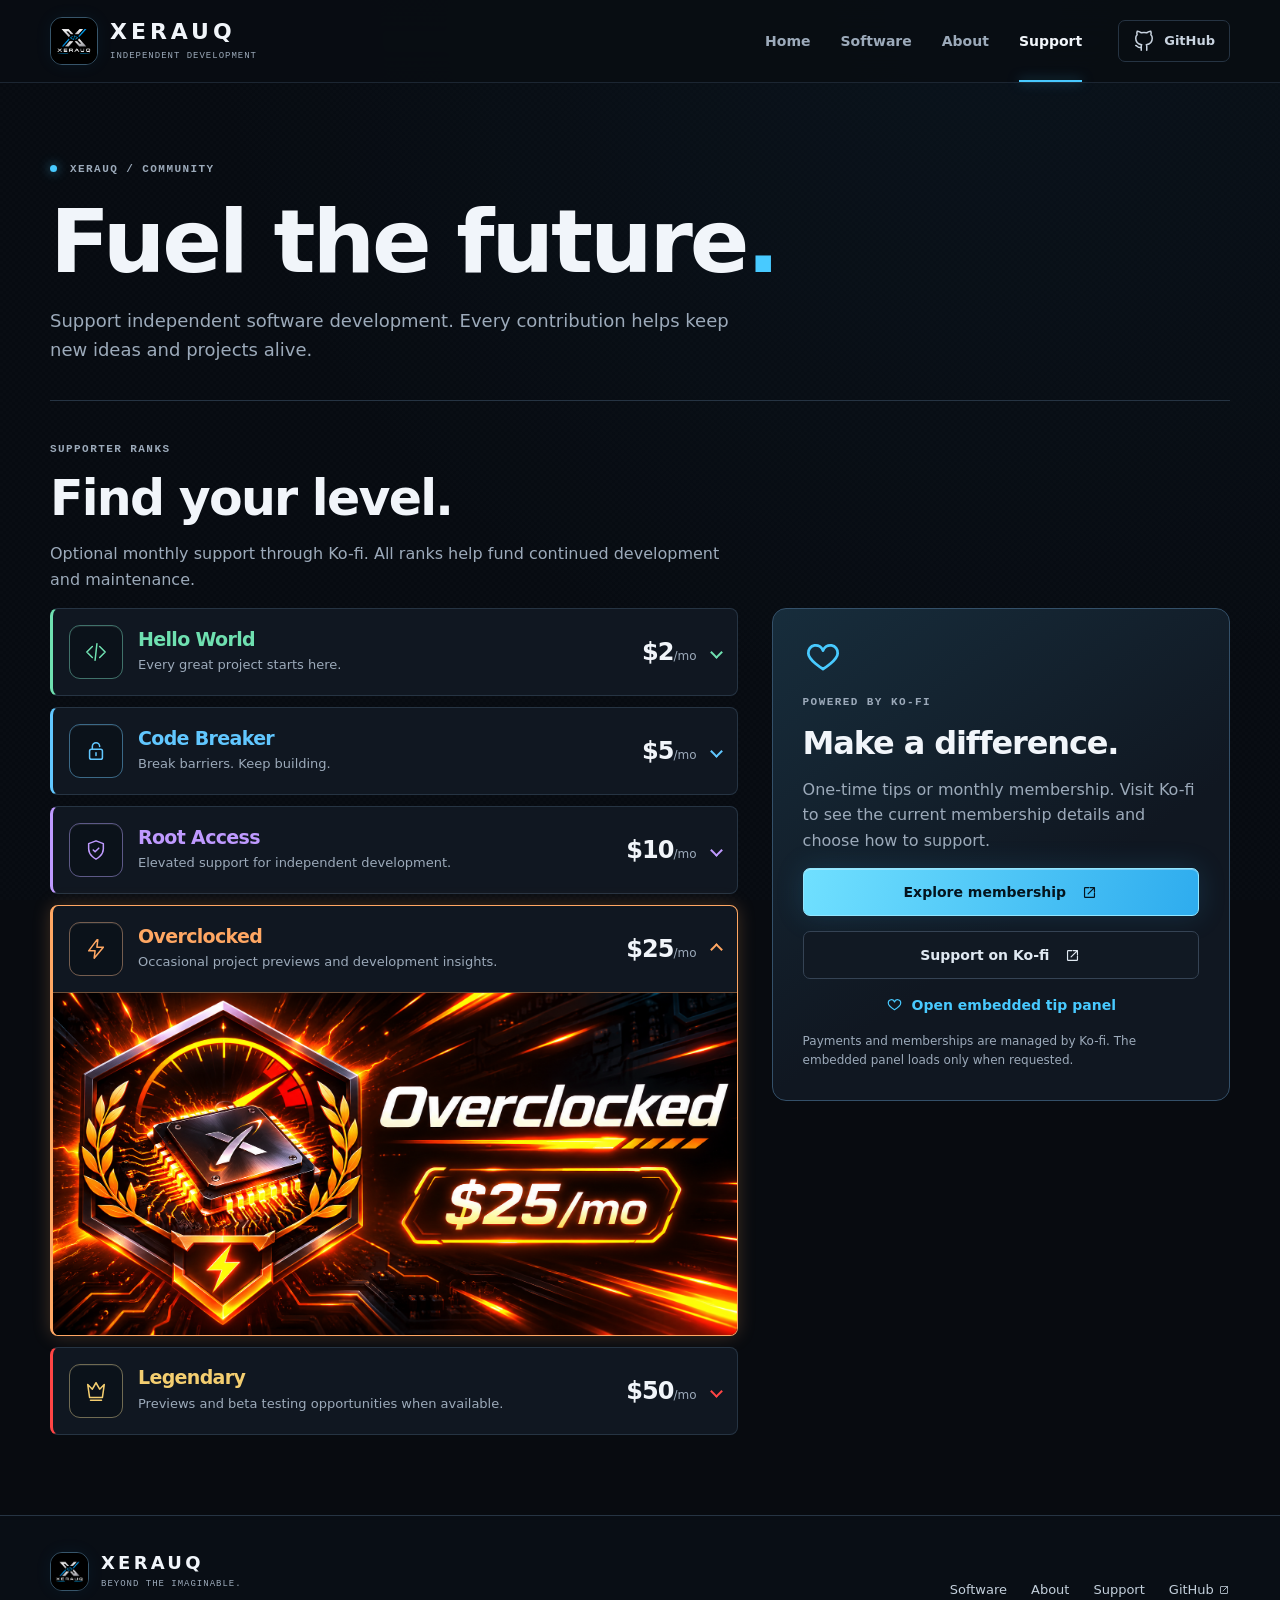
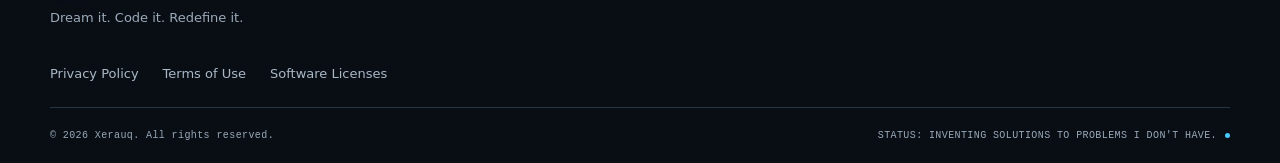
<file: support.html>
<!doctype html>
<html lang="en">

<head>
    <meta charset="utf-8">
    <meta name="viewport" content="width=device-width, initial-scale=1">
    <meta name="theme-color" content="#080b10">
    <meta name="description" content="Support independent software development through Xerauq’s Ko-fi page.">
    <meta property="og:title" content="Support — Xerauq">
    <meta property="og:description" content="Support independent software development through Xerauq’s Ko-fi page.">
    <meta property="og:type" content="website">
    <title>Support — Xerauq</title>
    <link rel="icon" href="assets/favicon.svg" type="image/svg+xml">
    <link rel="stylesheet" href="style.css">
    <script defer src="script.js"></script><noscript>
        <style>
            @media(max-width:720px) {
                .header nav {
                    display: flex
                }

                .nav-toggle {
                    display: none
                }
            }
        </style>
    </noscript>
</head>

<body><a class="skip" href="#main">Skip to content</a>
    <header class="header">
        <div class="wrap nav-shell"><a class="brand" href="index.html" aria-label="Xerauq home"><span
                    class="brand-mark "><span class="logo-fallback" aria-hidden="true">X<span>/</span></span><img
                        src="assets/XerauqLogo.png" alt="" hidden width="96"
                        height="96"></span><span>XERAUQ<small>INDEPENDENT DEVELOPMENT</small></span></a><button
                class="nav-toggle" type="button" aria-label="Open navigation" aria-expanded="false"
                aria-controls="nav"><svg class="icon " viewBox="0 0 24 24" fill="none" stroke="currentColor"
                    stroke-width="1.65" stroke-linecap="round" stroke-linejoin="round" aria-hidden="true">
                    <path d="M4 6h16M4 12h16M4 18h16" />
                </svg></button>
            <nav id="nav" aria-label="Main navigation"><a href="index.html">Home</a><a
                    href="software.html">Software</a><a href="about.html">About</a><a href="support.html"
                    aria-current="page">Support</a></nav><a class="header-github" href="https://github.com/Xerauq"
                target="_blank" rel="noopener noreferrer" aria-label="Xerauq on GitHub"><svg class="icon "
                    viewBox="0 0 24 24" fill="none" stroke="currentColor" stroke-width="1.65" stroke-linecap="round"
                    stroke-linejoin="round" aria-hidden="true">
                    <path
                        d="M9 19c-4 1-4-2-6-2m12 5v-3.9c0-1 .1-1.5-.5-2.1 3.2-.4 6.5-1.6 6.5-7a5.5 5.5 0 0 0-1.5-3.8 5 5 0 0 0-.1-3.8S18.2 1 15 3a13 13 0 0 0-6 0C5.8 1 4.6 1.4 4.6 1.4a5 5 0 0 0-.1 3.8A5.5 5.5 0 0 0 3 9c0 5.4 3.3 6.6 6.5 7-.5.5-.6 1.2-.5 2.1V22" />
                </svg><span>GitHub</span></a>
        </div>
    </header>
    <main id="main">
        <section class="page-intro wrap">
            <p class="eyebrow"><span class="signal"></span> XERAUQ / COMMUNITY</p>
            <h1>Fuel the future<span class="accent">.</span></h1>
            <p>Support independent software development. Every contribution helps keep new ideas and projects alive.</p>
        </section>
        <section class="section wrap support-grid">
            <div class="support-heading">
                <p class="eyebrow">SUPPORTER RANKS</p>
                <h2>Find your level.</h2>
                <p class="muted">Optional monthly support through Ko-fi. All ranks help fund continued development and
                    maintenance.</p>
            </div>
            <div class="ranks">
                <details class="rank accent-green rank-expandable" name="supporter-rank">
                    <summary>
                        <span class="rank-icon"><svg class="icon " viewBox="0 0 24 24" fill="none" stroke="currentColor"
                                stroke-width="1.65" stroke-linecap="round" stroke-linejoin="round" aria-hidden="true">
                                <path d="m8 6-6 6 6 6m8-12 6 6-6 6m-3-15-2 18" />
                            </svg></span>
                        <span class="rank-copy">
                            <strong class="rank-title">Hello World</strong>
                            <span class="rank-description">Every great project starts here.</span>
                        </span>
                        <span class="rank-price">$2<small>/mo</small></span>
                    </summary>
                    <div class="rank-banner">
                        <img src="assets/support/HelloWorld.png" alt="" width="1774" height="887" loading="lazy"
                            decoding="async">
                    </div>
                </details>
                <details class="rank accent-blue rank-expandable" name="supporter-rank">
                    <summary>
                        <span class="rank-icon"><svg class="icon " viewBox="0 0 24 24" fill="none" stroke="currentColor"
                                stroke-width="1.65" stroke-linecap="round" stroke-linejoin="round" aria-hidden="true">
                                <rect x="5" y="10" width="14" height="11" rx="2" />
                                <path d="M8 10V7a4 4 0 0 1 8 0m-4 7v3" />
                            </svg></span>
                        <span class="rank-copy">
                            <strong class="rank-title">Code Breaker</strong>
                            <span class="rank-description">Break barriers. Keep building.</span>
                        </span>
                        <span class="rank-price">$5<small>/mo</small></span>
                    </summary>
                    <div class="rank-banner">
                        <img src="assets/support/CodeBreaker.png" alt="" width="1774" height="887" loading="lazy"
                            decoding="async">
                    </div>
                </details>
                <details class="rank accent-purple rank-expandable" name="supporter-rank">
                    <summary>
                        <span class="rank-icon"><svg class="icon " viewBox="0 0 24 24" fill="none" stroke="currentColor"
                                stroke-width="1.65" stroke-linecap="round" stroke-linejoin="round" aria-hidden="true">
                                <path d="M12 22s8-4 8-11V5l-8-3-8 3v6c0 7 8 11 8 11Z" />
                                <path d="m9 12 2 2 4-4" />
                            </svg></span>
                        <span class="rank-copy">
                            <strong class="rank-title">Root Access</strong>
                            <span class="rank-description">Elevated support for independent development.</span>
                        </span>
                        <span class="rank-price">$10<small>/mo</small></span>
                    </summary>
                    <div class="rank-banner">
                        <img src="assets/support/RootAccess.png" alt="" width="1774" height="887" loading="lazy"
                            decoding="async">
                    </div>
                </details>
                <details class="rank accent-orange rank-expandable" name="supporter-rank" open>
                    <summary>
                        <span class="rank-icon"><svg class="icon " viewBox="0 0 24 24" fill="none" stroke="currentColor"
                                stroke-width="1.65" stroke-linecap="round" stroke-linejoin="round" aria-hidden="true">
                                <path d="m13 2-9 12h7l-1 8 10-12h-7l1-8Z" />
                            </svg></span>
                        <span class="rank-copy">
                            <strong class="rank-title">Overclocked</strong>
                            <span class="rank-description">Occasional project previews and development
                                insights.</span>
                        </span>
                        <span class="rank-price">$25<small>/mo</small></span>
                    </summary>
                    <div class="rank-banner">
                        <img src="assets/support/Overclocked.png" alt="" width="1774" height="887" loading="lazy"
                            decoding="async">
                    </div>
                </details>
                <details class="rank accent-gold rank-expandable rank-legendary" name="supporter-rank">
                    <summary>
                        <span class="rank-icon"><svg class="icon " viewBox="0 0 24 24" fill="none" stroke="currentColor"
                                stroke-width="1.65" stroke-linecap="round" stroke-linejoin="round" aria-hidden="true">
                                <path d="m3 5 5 5 4-7 4 7 5-5-2 14H5L3 5Zm3 17h12" />
                            </svg></span>
                        <span class="rank-copy">
                            <strong class="rank-title">Legendary</strong>
                            <span class="rank-description">Previews and beta testing opportunities when
                                available.</span>
                        </span>
                        <span class="rank-price">$50<small>/mo</small></span>
                    </summary>
                    <div class="rank-banner">
                        <img src="assets/support/Legendary.png" alt="" width="1774" height="887" loading="lazy"
                            decoding="async">
                    </div>
                </details>
            </div>
            <aside class="support-side">
                <div class="support-panel"><svg class="icon support-heart" viewBox="0 0 24 24" fill="none"
                        stroke="currentColor" stroke-width="1.65" stroke-linecap="round" stroke-linejoin="round"
                        aria-hidden="true">
                        <path
                            d="M20.8 8.6c0 4.2-8.8 9.4-8.8 9.4S3.2 12.8 3.2 8.6A4.5 4.5 0 0 1 12 7a4.5 4.5 0 0 1 8.8 1.6Z" />
                    </svg>
                    <p class="eyebrow">POWERED BY KO-FI</p>
                    <h2>Make a difference.</h2>
                    <p>One-time tips or monthly membership. Visit Ko-fi to see the current membership details and choose
                        how to support.</p><a class="button primary" href="https://ko-fi.com/xerauq/tiers"
                        target="_blank" rel="noopener noreferrer">Explore membership<svg class="icon "
                            viewBox="0 0 24 24" fill="none" stroke="currentColor" stroke-width="1.65"
                            stroke-linecap="round" stroke-linejoin="round" aria-hidden="true">
                            <path d="M13 5h6v6m0-6-9 9M19 13v5a1 1 0 0 1-1 1H6a1 1 0 0 1-1-1V6a1 1 0 0 1 1-1h5" />
                        </svg></a><a class="button secondary" href="https://ko-fi.com/G7C82B8DOB" target="_blank"
                        rel="noopener noreferrer">Support on Ko-fi<svg class="icon " viewBox="0 0 24 24" fill="none"
                            stroke="currentColor" stroke-width="1.65" stroke-linecap="round" stroke-linejoin="round"
                            aria-hidden="true">
                            <path d="M13 5h6v6m0-6-9 9M19 13v5a1 1 0 0 1-1 1H6a1 1 0 0 1-1-1V6a1 1 0 0 1 1-1h5" />
                        </svg></a><button type="button" class="text-link" id="load-kofi"><svg class="icon "
                            viewBox="0 0 24 24" fill="none" stroke="currentColor" stroke-width="1.65"
                            stroke-linecap="round" stroke-linejoin="round" aria-hidden="true">
                            <path
                                d="M20.8 8.6c0 4.2-8.8 9.4-8.8 9.4S3.2 12.8 3.2 8.6A4.5 4.5 0 0 1 12 7a4.5 4.5 0 0 1 8.8 1.6Z" />
                        </svg> Open embedded tip panel</button>
                    <div id="kofi-embed" hidden></div><noscript>
                        <p>Use the Ko-fi links above to support Xerauq.</p>
                    </noscript><small>Payments and memberships are managed by Ko-fi. The embedded panel loads only when
                        requested.</small>
                </div>
            </aside>
        </section>
    </main>
    <footer class="footer">
        <div class="wrap footer-inner">
            <div><a class="brand footer-brand" href="index.html"><span class="brand-mark "><span class="logo-fallback"
                            aria-hidden="true">X<span>/</span></span><img src="assets/XerauqLogo.png" alt="" hidden
                            width="96" height="96"></span><span>XERAUQ<small>BEYOND THE IMAGINABLE.</small></span></a>
                <p>Dream it. Code it. Redefine it.</p>
            </div>
            <div class="footer-links"><a href="software.html">Software</a><a href="about.html">About</a><a
                    href="support.html">Support</a><a href="https://github.com/Xerauq" target="_blank"
                    rel="noopener noreferrer">GitHub <svg class="icon " viewBox="0 0 24 24" fill="none"
                        stroke="currentColor" stroke-width="1.65" stroke-linecap="round" stroke-linejoin="round"
                        aria-hidden="true">
                        <path d="M13 5h6v6m0-6-9 9M19 13v5a1 1 0 0 1-1 1H6a1 1 0 0 1-1-1V6a1 1 0 0 1 1-1h5" />
                    </svg></a></div>
        </div>
        <div class="wrap footer-legal-wrap">
            <nav class="footer-legal" aria-label="Legal"><a href="privacy.html">Privacy Policy</a><a
                    href="terms.html">Terms of Use</a><a href="licenses.html">Software Licenses</a></nav>
        </div>
        <div class="wrap footer-bottom"><span>© 2026 Xerauq. All rights reserved.</span><span>STATUS: INVENTING
                SOLUTIONS TO PROBLEMS I DON'T HAVE.<span class="dot"></span></span></div>
    </footer>
</body>

</html>
</file>
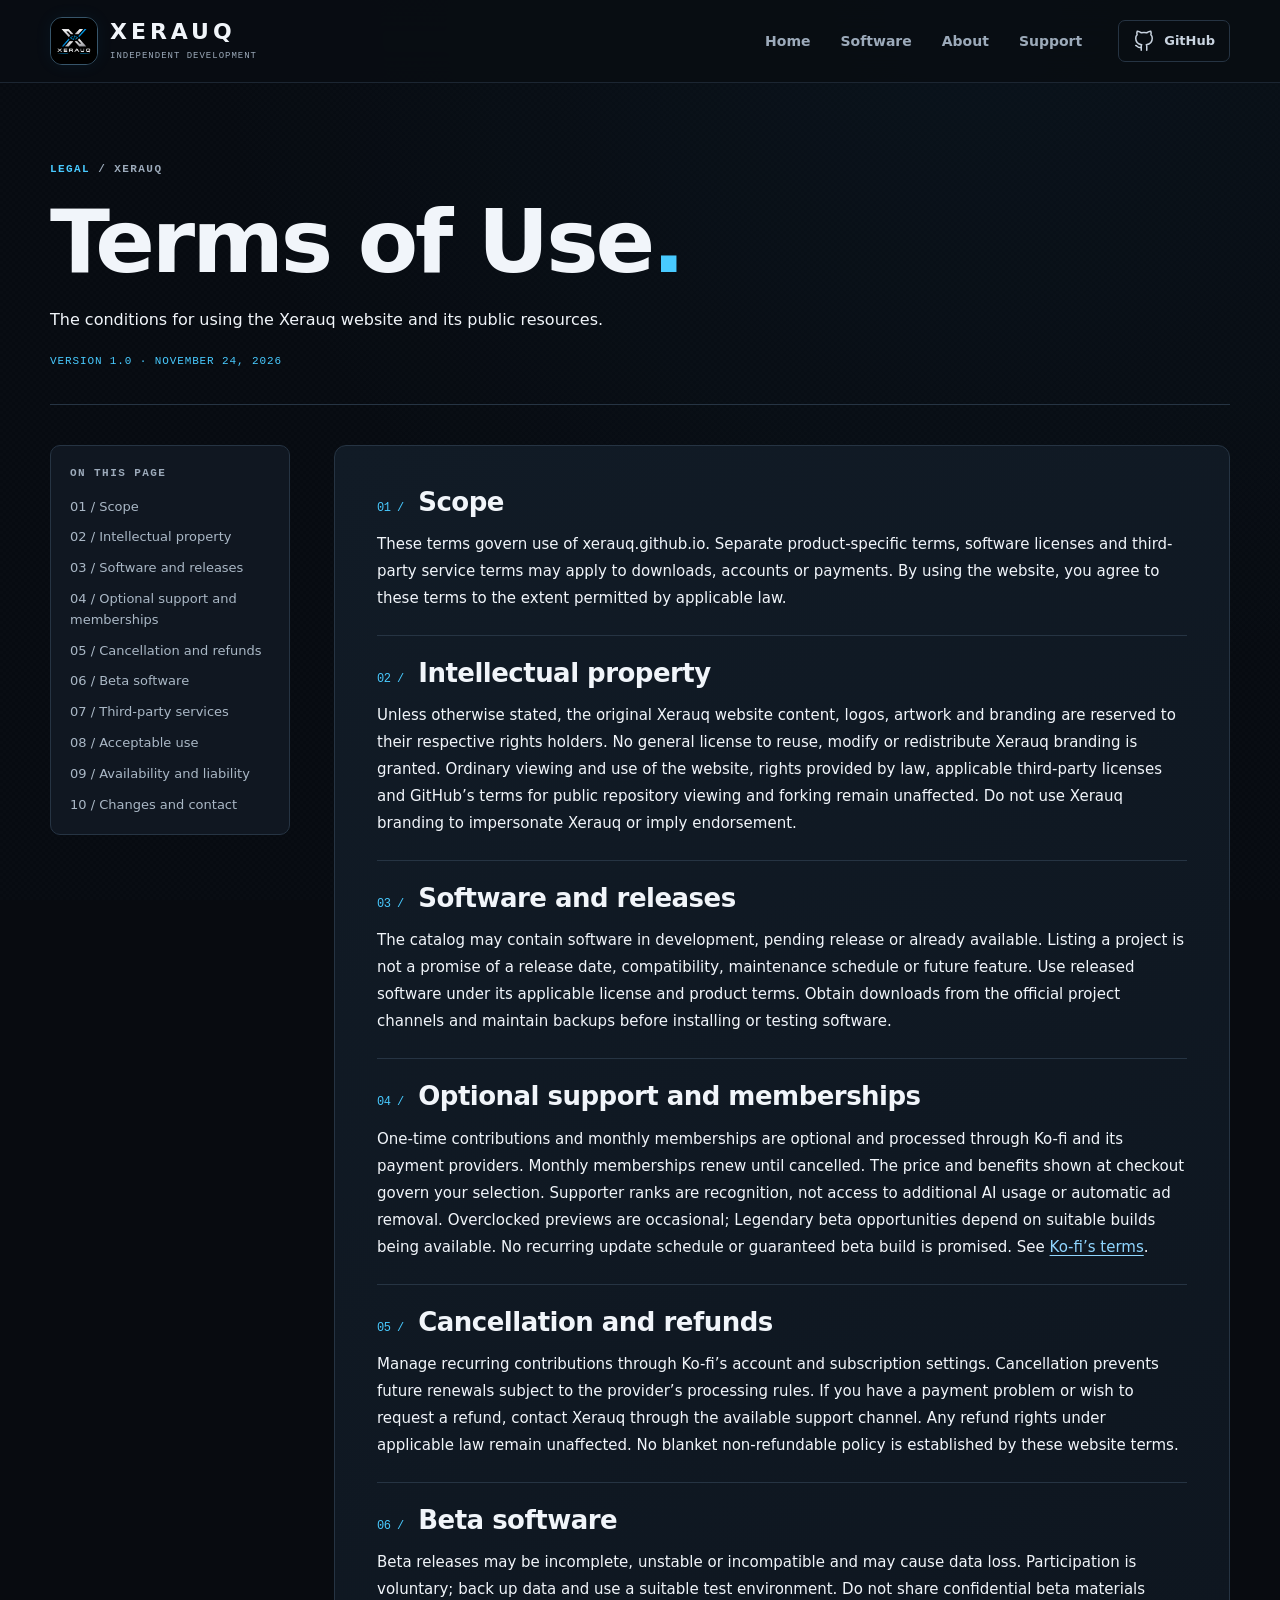
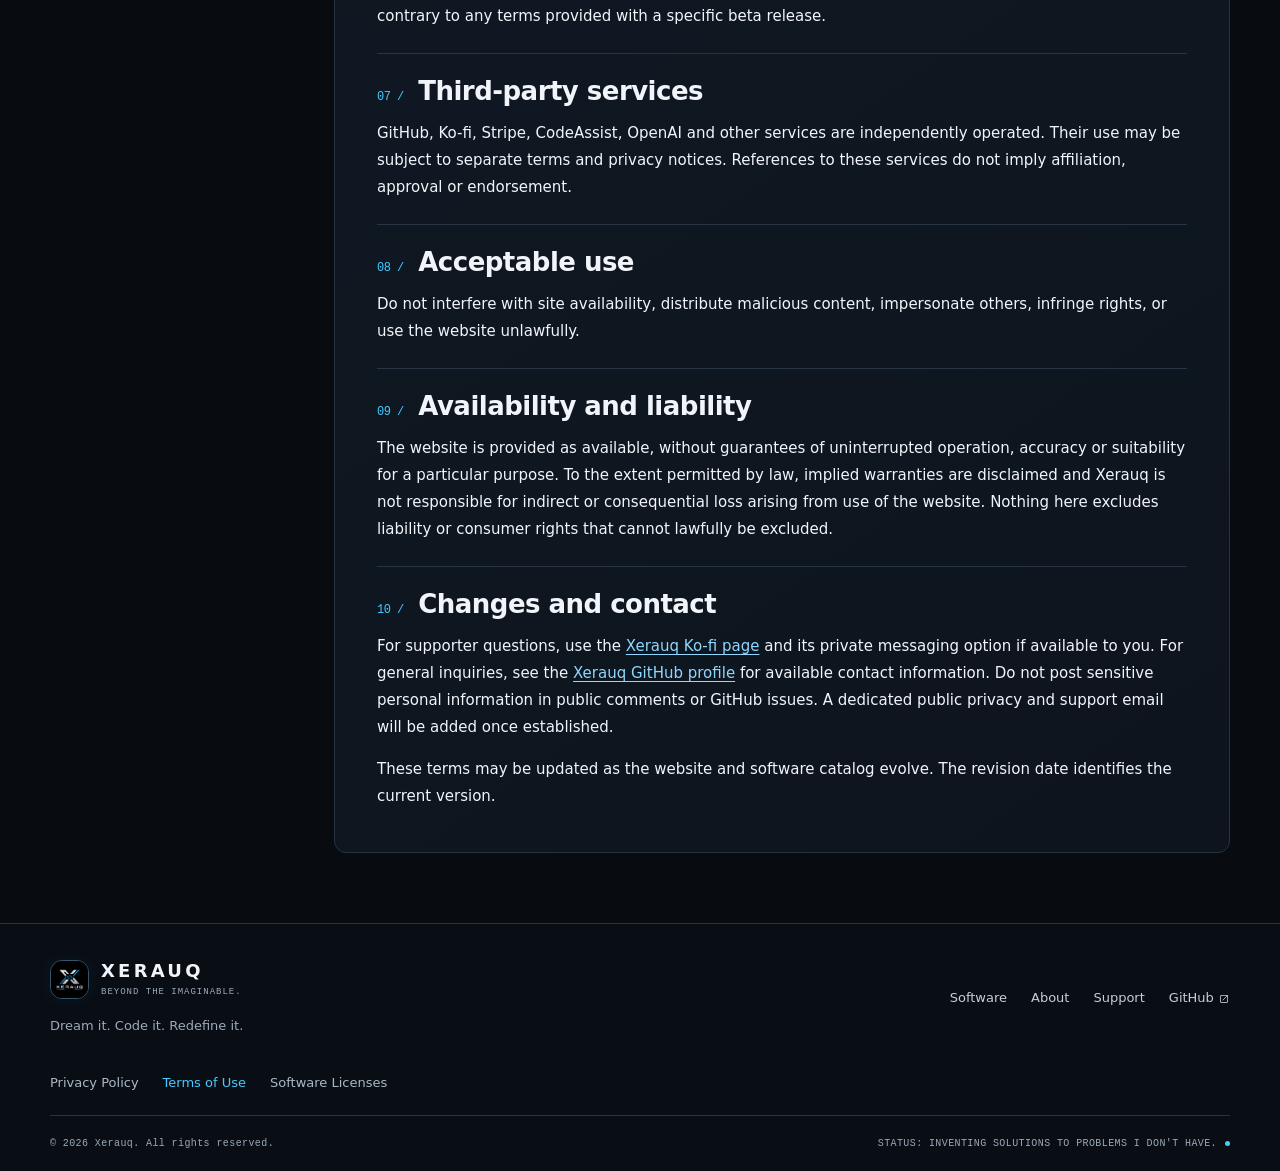
<file: terms.html>
<!doctype html>
<html lang="en">

<head>
    <meta charset="utf-8">
    <meta name="viewport" content="width=device-width, initial-scale=1">
    <meta name="theme-color" content="#080b10">
    <meta name="description" content="The conditions for using the Xerauq website and its public resources.">
    <meta property="og:title" content="Terms of Use — Xerauq">
    <meta property="og:description" content="The conditions for using the Xerauq website and its public resources.">
    <meta property="og:type" content="website">
    <title>Terms of Use — Xerauq</title>
    <link rel="icon" href="assets/favicon.svg" type="image/svg+xml">
    <link rel="stylesheet" href="style.css">
    <script defer src="script.js"></script><noscript>
        <style>
            @media(max-width:720px) {
                .header nav {
                    display: flex
                }

                .nav-toggle {
                    display: none
                }
            }
        </style>
    </noscript>
</head>

<body><a class="skip" href="#main">Skip to content</a>
    <header class="header">
        <div class="wrap nav-shell"><a class="brand" href="index.html" aria-label="Xerauq home"><span
                    class="brand-mark "><span class="logo-fallback" aria-hidden="true">X<span>/</span></span><img
                        src="assets/XerauqLogo.png" alt="" hidden width="96"
                        height="96"></span><span>XERAUQ<small>INDEPENDENT DEVELOPMENT</small></span></a><button
                class="nav-toggle" type="button" aria-label="Open navigation" aria-expanded="false"
                aria-controls="nav"><svg class="icon " viewBox="0 0 24 24" fill="none" stroke="currentColor"
                    stroke-width="1.65" stroke-linecap="round" stroke-linejoin="round" aria-hidden="true">
                    <path d="M4 6h16M4 12h16M4 18h16" />
                </svg></button>
            <nav id="nav" aria-label="Main navigation"><a href="index.html">Home</a><a
                    href="software.html">Software</a><a href="about.html">About</a><a href="support.html">Support</a>
            </nav><a class="header-github" href="https://github.com/Xerauq" target="_blank" rel="noopener noreferrer"
                aria-label="Xerauq on GitHub"><svg class="icon " viewBox="0 0 24 24" fill="none" stroke="currentColor"
                    stroke-width="1.65" stroke-linecap="round" stroke-linejoin="round" aria-hidden="true">
                    <path
                        d="M9 19c-4 1-4-2-6-2m12 5v-3.9c0-1 .1-1.5-.5-2.1 3.2-.4 6.5-1.6 6.5-7a5.5 5.5 0 0 0-1.5-3.8 5 5 0 0 0-.1-3.8S18.2 1 15 3a13 13 0 0 0-6 0C5.8 1 4.6 1.4 4.6 1.4a5 5 0 0 0-.1 3.8A5.5 5.5 0 0 0 3 9c0 5.4 3.3 6.6 6.5 7-.5.5-.6 1.2-.5 2.1V22" />
                </svg><span>GitHub</span></a>
        </div>
    </header>
    <main id="main">
        <section class="wrap page-intro legal-intro">
            <p class="eyebrow"><span class="section-index">LEGAL</span> / XERAUQ</p>
            <h1>Terms of Use<span class="accent">.</span></h1>
            <p>The conditions for using the Xerauq website and its public resources.</p>
            <p class="legal-version">VERSION 1.0 · NOVEMBER 24, 2026</p>
        </section>
        <div class="wrap legal-layout">
            <aside class="legal-toc">
                <p class="eyebrow">ON THIS PAGE</p>
                <nav aria-label="Page contents"><a href="#section-1">01 / Scope</a><a href="#section-2">02 /
                        Intellectual property</a><a href="#section-3">03 / Software and releases</a><a
                        href="#section-4">04 / Optional support and memberships</a><a href="#section-5">05 /
                        Cancellation and refunds</a><a href="#section-6">06 / Beta software</a><a href="#section-7">07 /
                        Third-party services</a><a href="#section-8">08 / Acceptable use</a><a href="#section-9">09 /
                        Availability and liability</a><a href="#section-10">10 / Changes and contact</a></nav>
            </aside>
            <article class="legal-content">
                <section id="section-1" class="legal-section">
                    <h2><span>01 /</span> Scope</h2>
                    <p>These terms govern use of xerauq.github.io. Separate product-specific terms, software licenses
                        and third-party service terms may apply to downloads, accounts or payments. By using the
                        website, you agree to these terms to the extent permitted by applicable law.</p>
                </section>
                <section id="section-2" class="legal-section">
                    <h2><span>02 /</span> Intellectual property</h2>
                    <p>Unless otherwise stated, the original Xerauq website content, logos, artwork and branding are
                        reserved to their respective rights holders. No general license to reuse, modify or redistribute
                        Xerauq branding is granted. Ordinary viewing and use of the website, rights provided by law,
                        applicable third-party licenses and GitHub’s terms for public repository viewing and forking
                        remain unaffected. Do not use Xerauq branding to impersonate Xerauq or imply endorsement.</p>
                </section>
                <section id="section-3" class="legal-section">
                    <h2><span>03 /</span> Software and releases</h2>
                    <p>The catalog may contain software in development, pending release or already available. Listing a
                        project is not a promise of a release date, compatibility, maintenance schedule or future
                        feature. Use released software under its applicable license and product terms. Obtain downloads
                        from the official project channels and maintain backups before installing or testing software.
                    </p>
                </section>
                <section id="section-4" class="legal-section">
                    <h2><span>04 /</span> Optional support and memberships</h2>
                    <p>One-time contributions and monthly memberships are optional and processed through Ko-fi and its
                        payment providers. Monthly memberships renew until cancelled. The price and benefits shown at
                        checkout govern your selection. Supporter ranks are recognition, not access to additional AI
                        usage or automatic ad removal. Overclocked previews are occasional; Legendary beta opportunities
                        depend on suitable builds being available. No recurring update schedule or guaranteed beta build
                        is promised. See <a href="https://more.ko-fi.com/terms">Ko-fi’s terms</a>.</p>
                </section>
                <section id="section-5" class="legal-section">
                    <h2><span>05 /</span> Cancellation and refunds</h2>
                    <p>Manage recurring contributions through Ko-fi’s account and subscription settings. Cancellation
                        prevents future renewals subject to the provider’s processing rules. If you have a payment
                        problem or wish to request a refund, contact Xerauq through the available support channel. Any
                        refund rights under applicable law remain unaffected. No blanket non-refundable policy is
                        established by these website terms.</p>
                </section>
                <section id="section-6" class="legal-section">
                    <h2><span>06 /</span> Beta software</h2>
                    <p>Beta releases may be incomplete, unstable or incompatible and may cause data loss. Participation
                        is voluntary; back up data and use a suitable test environment. Do not share confidential beta
                        materials contrary to any terms provided with a specific beta release.</p>
                </section>
                <section id="section-7" class="legal-section">
                    <h2><span>07 /</span> Third-party services</h2>
                    <p>GitHub, Ko-fi, Stripe, CodeAssist, OpenAI and other services are independently operated. Their
                        use may be subject to separate terms and privacy notices. References to these services do not
                        imply affiliation, approval or endorsement.</p>
                </section>
                <section id="section-8" class="legal-section">
                    <h2><span>08 /</span> Acceptable use</h2>
                    <p>Do not interfere with site availability, distribute malicious content, impersonate others,
                        infringe rights, or use the website unlawfully.</p>
                </section>
                <section id="section-9" class="legal-section">
                    <h2><span>09 /</span> Availability and liability</h2>
                    <p>The website is provided as available, without guarantees of uninterrupted operation, accuracy or
                        suitability for a particular purpose. To the extent permitted by law, implied warranties are
                        disclaimed and Xerauq is not responsible for indirect or consequential loss arising from use of
                        the website. Nothing here excludes liability or consumer rights that cannot lawfully be
                        excluded.</p>
                </section>
                <section id="section-10" class="legal-section">
                    <h2><span>10 /</span> Changes and contact</h2>
                    <p>For supporter questions, use the <a href="https://ko-fi.com/xerauq">Xerauq Ko-fi page</a> and its
                        private messaging option if available to you. For general inquiries, see the <a
                            href="https://github.com/Xerauq">Xerauq GitHub profile</a> for available contact
                        information. Do not post sensitive personal information in public comments or GitHub issues. A
                        dedicated public privacy and support email will be added once established.</p>
                    <p>These terms may be updated as the website and software catalog evolve. The revision date
                        identifies the current version.</p>
                </section>
            </article>
        </div>
    </main>
    <footer class="footer">
        <div class="wrap footer-inner">
            <div><a class="brand footer-brand" href="index.html"><span class="brand-mark "><span class="logo-fallback"
                            aria-hidden="true">X<span>/</span></span><img src="assets/XerauqLogo.png" alt="" hidden
                            width="96" height="96"></span><span>XERAUQ<small>BEYOND THE IMAGINABLE.</small></span></a>
                <p>Dream it. Code it. Redefine it.</p>
            </div>
            <div class="footer-links"><a href="software.html">Software</a><a href="about.html">About</a><a
                    href="support.html">Support</a><a href="https://github.com/Xerauq" target="_blank"
                    rel="noopener noreferrer">GitHub <svg class="icon " viewBox="0 0 24 24" fill="none"
                        stroke="currentColor" stroke-width="1.65" stroke-linecap="round" stroke-linejoin="round"
                        aria-hidden="true">
                        <path d="M13 5h6v6m0-6-9 9M19 13v5a1 1 0 0 1-1 1H6a1 1 0 0 1-1-1V6a1 1 0 0 1 1-1h5" />
                    </svg></a></div>
        </div>
        <div class="wrap footer-legal-wrap">
            <nav class="footer-legal" aria-label="Legal"><a href="privacy.html">Privacy Policy</a><a href="terms.html"
                    aria-current="page">Terms of Use</a><a href="licenses.html">Software Licenses</a></nav>
        </div>
        <div class="wrap footer-bottom"><span>© 2026 Xerauq. All rights reserved.</span><span>STATUS: INVENTING
                SOLUTIONS TO PROBLEMS I DON'T HAVE.<span class="dot"></span></span></div>
    </footer>
</body>

</html>
</file>
<file: style.css>
:root {
    color-scheme: dark;
    --bg: #080b10;
    --panel: #101721;
    --line: #263443;
    --text: #f1f5fa;
    --muted: #9caaba;
    --cyan: #48caff;
    --mono: ui-monospace, SFMono-Regular, Consolas, 'Liberation Mono', monospace;
    --sans: Inter, system-ui, -apple-system, BlinkMacSystemFont, 'Segoe UI', sans-serif;
    --wrap: 1180px
}

* {
    box-sizing: border-box
}

html {
    scroll-behavior: smooth
}

body {
    margin: 0;
    font-family: var(--sans);
    color: var(--text);
    background: var(--bg);
    line-height: 1.6;
    -webkit-font-smoothing: antialiased
}

body:before {
    content: '';
    position: fixed;
    inset: 0;
    pointer-events: none;
    z-index: -1;
    background: radial-gradient(ellipse at 76% 0%, #12314655, transparent 55%), repeating-conic-gradient(#0c1016 0% 25%, #090d13 0% 50%) 0 0/6px 6px;
    opacity: .65
}

a {
    color: inherit;
    text-decoration: none
}

button,
input {
    font: inherit
}

button {
    cursor: pointer
}

button:focus-visible,
a:focus-visible,
input:focus-visible {
    outline: 2px solid var(--cyan);
    outline-offset: 4px
}

button:disabled {
    cursor: default
}

[hidden] {
    display: none !important
}

.wrap {
    width: min(var(--wrap), calc(100% - 80px));
    margin-inline: auto
}

.icon {
    width: 22px;
    height: 22px;
    flex: none;
    vertical-align: middle
}

.sr-only,
.skip:not(:focus) {
    position: absolute;
    width: 1px;
    height: 1px;
    padding: 0;
    overflow: hidden;
    clip-path: inset(50%);
    white-space: nowrap
}

.skip:focus {
    position: fixed;
    z-index: 99;
    top: 10px;
    left: 10px;
    padding: 12px;
    background: #fff;
    color: #000
}

.header {
    position: sticky;
    top: 0;
    z-index: 20;
    background: #090d13ed;
    border-bottom: 1px solid #263443aa;
    backdrop-filter: blur(18px)
}

.nav-shell {
    display: flex;
    align-items: center;
    gap: 36px;
    min-height: 82px
}

.brand {
    display: inline-flex;
    align-items: center;
    gap: 12px;
    font-weight: 800;
    font-size: 22px;
    letter-spacing: .18em;
    line-height: 1.12;
    white-space: nowrap
}

.brand small {
    display: block;
    font: 9px/1.4 var(--mono);
    letter-spacing: .11em;
    color: var(--muted);
    margin-top: 5px
}

.brand-mark {
    position: relative;
    display: grid;
    place-items: center;
    width: 48px;
    height: 48px;
    flex: none;
    border-radius: 12px;
    overflow: hidden;
    border: 1px solid #37556a;
    background: linear-gradient(145deg, #172b3b, #05080d 70%);
    box-shadow: inset 0 1px #ffffff1c, 0 0 18px #209cdd11
}

.brand-mark img {
    display: block;
    width: 100%;
    height: 100%;
    object-fit: contain
}

.logo-fallback {
    font-size: 29px;
    font-weight: 950;
    letter-spacing: -.15em;
    line-height: 1;
    color: #e7f1fa;
    text-shadow: 0 0 15px #32b8ff70;
    transform: skew(-10deg)
}

.logo-fallback span {
    color: var(--cyan);
    font-weight: 700
}

.header nav {
    display: flex;
    align-items: stretch;
    gap: 30px;
    align-self: stretch;
    margin-left: auto
}

.header nav a {
    display: flex;
    align-items: center;
    position: relative;
    font-size: 14px;
    font-weight: 600;
    color: var(--muted);
    transition: color .2s
}

.header nav a:hover,
.header nav a[aria-current] {
    color: var(--text)
}

.header nav a[aria-current]:after {
    content: '';
    position: absolute;
    height: 2px;
    background: var(--cyan);
    bottom: 0;
    left: 0;
    right: 0;
    box-shadow: 0 0 12px #48caff80
}

.header-github {
    display: flex;
    align-items: center;
    gap: 9px;
    border: 1px solid var(--line);
    border-radius: 7px;
    padding: 9px 14px;
    font-size: 13px;
    font-weight: 600;
    color: #c8d3df
}

.header-github:hover {
    border-color: var(--cyan)
}

.nav-toggle {
    display: none;
    color: var(--text);
    background: none;
    border: 1px solid var(--line);
    border-radius: 7px;
    padding: 9px
}

.hero {
    position: relative;
    overflow: hidden;
    background: radial-gradient(ellipse at 82% 45%, #0b3e5c40, transparent 50%)
}

.hero-grid {
    display: grid;
    grid-template-columns: 1.07fr .93fr;
    align-items: center;
    gap: 30px;
    min-height: 620px;
    padding-block: 82px
}

.hero-copy {
    position: relative;
    z-index: 1
}

.eyebrow {
    font: 600 11px/1.5 var(--mono);
    letter-spacing: .13em;
    color: var(--muted);
    margin: 0 0 15px;
    text-transform: uppercase
}

.hero-label {
    display: flex;
    flex-wrap: wrap;
    align-items: center;
    gap: 9px;
    font-size: 10px;
    letter-spacing: .11em
}

.signal {
    display: inline-block;
    width: 7px;
    height: 7px;
    background: var(--cyan);
    border-radius: 50%;
    box-shadow: 0 0 11px #48caffaa;
    margin-right: 5px
}

.slash,
.section-index,
.accent {
    color: var(--cyan)
}

h1,
h2,
h3,
p {
    margin-top: 0
}

h1,
h2,
h3 {
    line-height: 1.12;
    letter-spacing: -.035em
}

h1 {
    font-size: clamp(48px, 6.2vw, 89px);
    font-weight: 800;
    margin-bottom: 25px
}

.hero h1 span {
    background: linear-gradient(110deg, #e5f7ff 0%, #7ddaff 35%, #1d9de5 95%);
    -webkit-background-clip: text;
    background-clip: text;
    color: transparent
}

.hero-copy>p {
    font-size: 18px;
    line-height: 1.75;
    color: var(--muted);
    max-width: 520px;
    margin-bottom: 32px
}

.actions {
    display: flex;
    gap: 12px;
    flex-wrap: wrap
}

.button {
    display: inline-flex;
    align-items: center;
    justify-content: center;
    gap: 15px;
    min-height: 48px;
    padding: 12px 20px;
    border-radius: 7px;
    font-weight: 700;
    font-size: 14px;
    line-height: 1.4;
    border: 1px solid transparent;
    transition: background .2s, border-color .2s, transform .2s, box-shadow .2s
}

.button:hover {
    transform: translateY(-2px)
}

.button.primary {
    color: #04141e;
    background: linear-gradient(105deg, #70e0ff, #2eacee);
    border-color: #91e6ff;
    box-shadow: 0 0 28px #2eacee2b, inset 0 1px #ffffff55
}

.button.primary:hover {
    box-shadow: 0 0 30px #2eacee55
}

.button.secondary {
    background: #111923;
    color: #e0e9f2;
    border-color: #354354
}

.button.secondary:hover {
    border-color: var(--cyan);
    background: #142331
}

.button .icon,
.text-link .icon {
    width: 17px;
    height: 17px
}

.hero-meta {
    display: flex;
    align-items: center;
    gap: 18px;
    margin-top: 40px;
    padding-top: 18px;
    border-top: 1px solid #263443a0;
    font: 10px/1.5 var(--mono);
    letter-spacing: .09em;
    color: #8e9dad;
    flex-wrap: wrap
}

.hero-meta i,
.art-hud i {
    display: inline-block;
    background: #60e3a7;
    width: 6px;
    height: 6px;
    border-radius: 50%;
    box-shadow: 0 0 10px #60e3a7aa;
    margin-right: 5px
}

.hero-meta b {
    color: var(--cyan);
    font-weight: 400
}

.hero-art {
    height: 500px;
    position: relative;
    isolation: isolate;
    display: grid;
    place-items: center;
    overflow: hidden;
    border: 1px solid #294357;
    border-radius: 16px;
    background: radial-gradient(ellipse at 50% 50%, #174267 0%, #0a1a28 35%, #070c13 77%);
    box-shadow: inset 0 0 90px #0009, 0 12px 80px #0005
}

.hero-art:before {
    content: '';
    position: absolute;
    inset: 0;
    background: repeating-conic-gradient(#ffffff05 0% 25%, #0000 0% 50%) 0 0/8px 8px;
    mask-image: radial-gradient(ellipse at center, transparent 30%, #000 90%);
    z-index: -1
}

.hero-art:after {
    content: '';
    position: absolute;
    inset: 11px;
    border: 1px solid #466a8230;
    pointer-events: none;
    border-radius: 10px
}

.art-grid {
    position: absolute;
    inset: 0;
    background: linear-gradient(#62baff0b 1px, transparent 1px), linear-gradient(90deg, #62baff0b 1px, transparent 1px);
    background-size: 36px 36px;
    mask-image: radial-gradient(ellipse, #000 0%, transparent 74%);
    z-index: -1
}


/* ========================================
   SOLAR SYSTEM
   ======================================== */

/* starfield */
.hero-art .art-grid {
    mask-image: none;
    background-image:
        radial-gradient(1px 1px at 13% 24%, #ffffffb0 90%, transparent),
        radial-gradient(1px 1px at 74% 38%, #a6d5ff90 90%, transparent),
        radial-gradient(1.5px 1.5px at 35% 72%, #ffffffc0 90%, transparent),
        radial-gradient(.7px .7px at 86% 81%, #b7dfff90 90%, transparent),
        radial-gradient(.8px .8px at 51% 15%, #ffffff70 90%, transparent),
        radial-gradient(ellipse at center, #17426735, transparent 75%);
    background-size:
        137px 149px,
        173px 181px,
        211px 193px,
        89px 113px,
        103px 127px,
        100% 100%;
    opacity: .85;
}

/* Shared planetary orbit */
.hero-art .orbit {
    position: absolute;
    top: 50%;
    left: 50%;
    height: auto;
    aspect-ratio: 1;
    border: 1px solid #86b9df30;
    border-radius: 50%;
    transform: translate(-50%, -50%);
    transform-origin: center;
    pointer-events: none;
    z-index: 1;
    box-shadow: 0 0 12px #359fdd08;
    overflow: visible;
    clip-path: none;
    -webkit-mask-image: none;
    mask-image: none;
}

/* Inner planetary orbit */
.hero-art .orbit-c {
    width: 46%;
    max-width: 220px;
    animation: xrqSolarOrbit 16s linear infinite;
    animation-delay: -3s;
}

/* Middle planetary orbit */
.hero-art .orbit-b {
    width: 62%;
    max-width: 300px;
    animation: xrqSolarOrbit 29s linear infinite;
    animation-delay: -18s;
}

/* Outer planetary orbit */
.hero-art .orbit-a {
    width: 80%;
    max-width: 390px;
    animation: xrqSolarOrbit 46s linear infinite;
    animation-delay: -28s;
}

/* Shared planetary positioning */
.hero-art .orbit::after {
    content: '';
    position: absolute;
    top: 0;
    left: 50%;
    transform: translate(-50%, -50%);
    border-radius: 50%;
    z-index: 1;
}

.hero-art .orbit-b::after,
.hero-art .orbit-c::after {
    box-sizing: border-box;
    aspect-ratio: 1 / 1;
    border-radius: 50%;
    right: auto;
    bottom: auto;
    clip-path: none;
    -webkit-mask-image: none;
    mask-image: none;
}

/* Blue planet */
.hero-art .orbit-c::after {
    width: 14px;
    height: 14px;
    background:
        radial-gradient(circle at 50% 80%,
            #b7edff 0%,
            #479fd7 22%,
            #246caa 46%,
            #123450 73%,
            #07131e 100%);
    border: 1px solid #7ccaff55;
    box-shadow:
        0 0 5px #4cbfff70,
        0 0 14px #2788cf35;
}

/* Mars copper planet */
.hero-art .orbit-b::after {
    width: 19px;
    height: 19px;
    background:
        radial-gradient(circle at 50% 80%,
            #ffe1bd 0%,
            #d39b6e 24%,
            #a65a38 48%,
            #603321 75%,
            #21130e 100%);
    border: 1px solid #d9a17b40;
    box-shadow:
        0 0 8px #c4774940,
        0 0 18px #ad572020;
}

/* Small moon orbiting Mars */
.hero-art .orbit-b::before {
    content: '';
    position: absolute;
    top: 0;
    left: 50%;
    width: 5px;
    height: 5px;
    border-radius: 50%;
    background:
        radial-gradient(circle at 65% 65%,
            #e4eaf1,
            #8799ab 55%,
            #394653);
    box-shadow: 0 0 4px #d5e8ff50;
    z-index: 2;
    animation: xrqLunarOrbit 12s linear infinite;
}

/* Saturn */
.hero-art .orbit-a::after {
    width: 23px;
    height: 23px;
    background:
        radial-gradient(ellipse at 50% 85%,
            #fff2d550,
            transparent 65%),
        linear-gradient(165deg,
            #514331 0%,
            #90754f 18%,
            #c7ac80 34%,
            #a88a60 43%,
            #e6cfa2 57%,
            #b49b75 68%,
            #dbc399 83%,
            #8e7450 100%);
    border: 1px solid #e0cba060;
    box-shadow: 0 0 12px #dbba7830;
}

/* Saturn's planetary rings */
.hero-art .orbit-a::before {
    content: '';
    position: absolute;
    top: 0;
    left: 50%;
    width: 43px;
    height: 13px;
    transform: translate(-50%, -50%) rotate(-28deg);
    border: 2px solid #c7b18b;
    border-top-color: #a18e6c65;
    border-radius: 50%;
    box-shadow:
        0 0 0 2px #ad95733a,
        inset 0 0 0 1px #ecdbb654,
        0 0 9px #dbc29920;
    z-index: 2;
}

/* Astronomical crosshair */
.hero-art .orbital-cross {
    position: absolute;
    inset: 9%;
    pointer-events: none;
    background:
        linear-gradient(90deg,
            transparent calc(50% - .5px),
            #78bfe314 50%,
            transparent calc(50% + .5px)),
        linear-gradient(transparent calc(50% - .5px),
            #78bfe314 50%,
            transparent calc(50% + .5px));
}

/* Subtle asteroid belt */
.hero-art .orbital-cross::before {
    content: '';
    position: absolute;
    top: 50%;
    left: 50%;
    width: 86%;
    max-width: 350px;
    aspect-ratio: 1;
    transform: translate(-50%, -50%);
    border: 2px dotted #9db7cc25;
    border-radius: 50%;
}

/* Central solar energy core */
.hero-art .logo-core {
    position: relative;
    display: grid;
    place-items: center;
    width: 31%;
    max-width: 156px;
    aspect-ratio: 1;
    border-radius: 50%;
    overflow: hidden;
    padding: 10px;
    z-index: 3;
    background:
        linear-gradient(145deg,
            #536b7c,
            #172b3b 25%,
            #080e16 55%,
            #294858);
    border: 1px solid #a6dfff;
    box-shadow:
        0 0 0 4px #0c1824,
        0 0 0 5px #62b8e550,
        0 0 15px #67caff80,
        0 0 40px #279cdd50,
        0 0 85px #1679bd30,
        inset 0 0 20px #000;
}

.hero-art .logo-core .brand-mark.hero-logo {
    width: 100%;
    height: 100%;
    display: grid;
    place-items: center;
    border-radius: 50%;
    overflow: hidden;
}

.hero-art .logo-core .brand-mark.hero-logo img {
    width: 100%;
    height: 100%;
    object-fit: contain;
}

/* Keep interface labels above planetary paths */
.hero-art .art-hud,
.hero-art .art-caption {
    z-index: 4;
}

/* Continuous planetary rotation */
@keyframes xrqSolarOrbit {
    from {
        transform: translate(-50%, -50%) rotate(0deg);
    }

    to {
        transform: translate(-50%, -50%) rotate(360deg);
    }
}

/* Independent lunar rotation */
@keyframes xrqLunarOrbit {
    from {
        transform:
            translate(-50%, -50%) rotate(0deg) translateX(16px);
    }

    to {
        transform:
            translate(-50%, -50%) rotate(360deg) translateX(16px);
    }
}

/* Smaller planetary bodies on mobile */
@media (max-width: 720px) {
    .hero-art .orbit-c::after {
        width: 10px;
        height: 10px;
    }

    .hero-art .orbit-b::after {
        width: 14px;
        height: 14px;
    }

    .hero-art .orbit-a::after {
        width: 18px;
        height: 18px;
    }

    .hero-art .orbit-a::before {
        width: 32px;
        height: 10px;
    }
}

/* Accessibility */
@media (prefers-reduced-motion: reduce) {

    .hero-art .orbit,
    .hero-art .orbit-b::before {
        animation: none !important;
    }
}


.hero-logo {
    width: 100%;
    height: 100%;
    border: 0;
    border-radius: 50%;
    background: #080d14;
    box-shadow: inset 0 0 30px #000
}

.hero-logo img {
    border-radius: 0;
    object-fit: contain
}

.hero-logo .logo-fallback {
    font-size: clamp(65px, 9vw, 128px);
    letter-spacing: -.19em;
    margin-right: .15em
}

.art-hud {
    position: absolute;
    display: flex;
    justify-content: space-between;
    left: 27px;
    right: 27px;
    font: 10px/1.5 var(--mono);
    letter-spacing: .12em;
    color: #84a6bd
}

.art-hud.top {
    top: 27px
}

.art-hud.bottom {
    bottom: 27px
}

.art-hud i {
    margin-left: 6px;
    margin-right: 0
}

.art-caption {
    position: absolute;
    bottom: 14%;
    display: flex;
    align-items: center;
    gap: 12px;
    color: #91c8e6;
    font: 600 11px/1 var(--mono);
    letter-spacing: .24em
}

.art-caption span {
    height: 1px;
    width: 30px;
    background: #67caff6b
}

@keyframes orbit {
    to {
        transform: rotate(360deg)
    }
}

.signal-strip {
    border-block: 1px solid #24313e;
    background: #0e151e
}

.strip-inner {
    display: grid;
    grid-template-columns: repeat(4, 1fr);
    padding-block: 20px
}

.strip-inner>span {
    display: flex;
    justify-content: center;
    align-items: center;
    gap: 10px;
    font: 600 10px/1.4 var(--mono);
    letter-spacing: .08em;
    color: #a7b8ca;
    border-right: 1px solid var(--line)
}

.strip-inner>span:last-child {
    border: 0
}

.strip-inner .icon {
    color: #5cb9e9;
    width: 18px;
    height: 18px
}

.section {
    padding-block: 80px
}

.section-head {
    display: flex;
    justify-content: space-between;
    align-items: end;
    gap: 24px;
    margin-bottom: 30px
}

.section-head p:last-child {
    margin-bottom: 0
}

.section h2 {
    font-size: clamp(30px, 4vw, 49px);
    margin-bottom: 14px
}

.section p:not(.eyebrow) {
    color: var(--muted)
}

.text-link {
    display: inline-flex;
    align-items: center;
    gap: 9px;
    color: var(--cyan);
    font-size: 14px;
    font-weight: 700;
    white-space: nowrap;
    border: 0;
    background: none;
    padding: 0
}

.text-link:hover {
    text-decoration: underline;
    text-underline-offset: 4px
}

.project-grid {
    display: grid;
    grid-template-columns: repeat(2, minmax(0, 1fr));
    gap: 18px
}

.project-grid.featured {
    grid-template-columns: repeat(3, minmax(0, 1fr))
}

.accent-green {
    --item: #6fe0b0
}

.accent-blue {
    --item: #61c7ff
}

.accent-purple {
    --item: #bf9aff
}

.accent-orange {
    --item: #ffa763
}

.accent-gold {
    --item: #f4ce70
}

.project-card {
    display: flex;
    flex-direction: column;
    position: relative;
    overflow: hidden;
    padding: 24px;
    border: 1px solid var(--line);
    border-radius: 12px;
    background: linear-gradient(145deg, #17222e80, #0d141d 70%);
    box-shadow: inset 0 1px #ffffff0b;
    transition: border-color .2s, transform .2s
}

.project-card:before {
    content: '';
    height: 2px;
    position: absolute;
    inset: 0 0 auto;
    background: linear-gradient(90deg, var(--item), transparent 70%);
    opacity: .8
}

.project-card:hover {
    transform: translateY(-4px);
    border-color: #496075
}

.project-top {
    display: flex;
    align-items: center;
    justify-content: space-between;
    gap: 10px;
    margin-bottom: 24px
}

.project-icon,
.rank-icon,
.future-icon {
    display: grid;
    place-items: center;
    flex: none;
    width: 54px;
    height: 54px;
    background: #0b121a;
    border: 1px solid color-mix(in srgb, var(--item, #48caff) 36%, #263443);
    border-radius: 11px;
    color: var(--item, var(--cyan));
    box-shadow: inset 0 1px #ffffff12
}

.project-icon .icon {
    width: 27px;
    height: 27px
}

.status {
    display: flex;
    align-items: center;
    gap: 6px;
    white-space: nowrap;
    font: 600 10px/1.4 var(--mono);
    color: #acbac8;
    padding: 6px 8px;
    border: 1px solid #354352;
    border-radius: 5px
}

.status span {
    height: 6px;
    width: 6px;
    background: #9daabb;
    border-radius: 50%
}

.status.live {
    color: #93e8bd;
    border-color: #36614f
}

.status.live span {
    background: #6fe0b0
}

.status.dev span {
    background: #f1c46b
}

.project-card .eyebrow {
    font-size: 9px;
    letter-spacing: .1em;
    color: #9badbf;
    margin-bottom: 8px
}

.project-card h3 {
    font-size: 23px;
    margin-bottom: 12px
}

.project-description {
    font-size: 14px;
    line-height: 1.7;
    flex: 1;
    margin-bottom: 18px
}

.tags {
    display: flex;
    gap: 6px;
    flex-wrap: wrap;
    margin-bottom: 20px
}

.tags span {
    font: 10px/1.5 var(--mono);
    border: 1px solid #2c3948;
    color: #a9b8c8;
    border-radius: 4px;
    padding: 4px 8px
}

.project-bottom {
    border-top: 1px solid #273543;
    padding-top: 16px;
    min-height: 40px
}

.pending-link {
    display: inline-flex;
    align-items: center;
    gap: 7px;
    font-size: 12px;
    color: #9caaba
}

.pending-link .icon {
    width: 14px;
    height: 14px
}

.philosophy {
    background: linear-gradient(110deg, #101a24, #0a1018 70%);
    border-block: 1px solid #263443
}

.philosophy-grid {
    display: grid;
    grid-template-columns: 1fr 1fr;
    gap: 80px;
    align-items: center
}

.philosophy-grid>div>p:not(.eyebrow) {
    max-width: 430px;
    font-size: 17px
}

.principles {
    display: grid;
    gap: 16px
}

.principles>div {
    display: flex;
    gap: 18px;
    align-items: flex-start;
    padding-bottom: 16px;
    border-bottom: 1px solid #2b3948
}

.principles>div:last-child {
    border: 0;
    padding: 0
}

.principles .icon {
    width: 25px;
    height: 25px;
    color: var(--cyan);
    margin-top: 3px
}

.principles h3 {
    font-size: 18px;
    margin: 0 0 6px
}

.principles p {
    font-size: 14px;
    margin: 0
}

.support-call {
    border: 1px solid #304b60;
    border-radius: 14px;
    background: radial-gradient(ellipse at 100% 50%, #123b5555, transparent 65%), #111a24;
    padding: 38px;
    display: flex;
    align-items: center;
    justify-content: space-between;
    gap: 35px
}

.support-call h2 {
    font-size: 35px
}

.support-call p:last-child {
    margin-bottom: 0;
    max-width: 580px
}

.support-call .actions {
    flex-direction: column;
    flex: none
}

.footer {
    border-top: 1px solid var(--line);
    background: #090e15
}

.footer-inner {
    padding-block: 36px;
    display: flex;
    justify-content: space-between;
    align-items: center;
    gap: 20px
}

.footer-brand {
    font-size: 18px
}

.footer-brand .brand-mark {
    width: 39px;
    height: 39px
}

.footer-inner p {
    font-size: 13px;
    color: var(--muted);
    margin: 10px 0 0
}

.footer-links {
    display: flex;
    gap: 24px;
    flex-wrap: wrap;
    font-size: 13px;
    color: #c3cfdb
}

.footer-links a:hover {
    color: var(--cyan)
}

.footer-links .icon {
    width: 12px;
    height: 12px
}

.footer-bottom {
    border-top: 1px solid #263443;
    padding-block: 20px;
    display: flex;
    justify-content: space-between;
    gap: 15px;
    font: 10px/1.5 var(--mono);
    color: #9aa9b9;
    letter-spacing: .04em
}

.dot {
    display: inline-block;
    width: 5px;
    height: 5px;
    background: var(--cyan);
    border-radius: 50%;
    margin-left: 8px
}

.page-intro {
    padding-block: 78px 35px;
    border-bottom: 1px solid var(--line)
}

.page-intro h1 {
    font-size: clamp(52px, 7vw, 88px);
    margin-bottom: 16px
}

.page-intro>p:last-child {
    color: var(--muted);
    font-size: 18px;
    max-width: 720px;
    margin-bottom: 0
}

.catalog {
    padding-top: 30px
}

.catalog-toolbar {
    display: flex;
    justify-content: space-between;
    align-items: center;
    gap: 16px;
    flex-wrap: wrap
}

.filters {
    display: flex;
    gap: 7px;
    flex-wrap: wrap
}

.filter {
    background: #101721;
    border: 1px solid var(--line);
    color: #aab8c6;
    border-radius: 6px;
    font-size: 13px;
    font-weight: 600;
    padding: 9px 13px
}

.filter:hover,
.filter.active {
    background: #163045;
    color: #9be2ff;
    border-color: #36749a
}

.searchbox {
    display: flex;
    gap: 9px;
    align-items: center;
    min-width: 220px;
    padding: 8px 12px;
    border: 1px solid var(--line);
    background: #101721;
    border-radius: 6px;
    color: #829bb0
}

.searchbox .icon {
    width: 17px;
    height: 17px
}

.searchbox input {
    background: none;
    border: 0;
    outline: 0;
    color: var(--text);
    width: 100%;
    min-width: 0;
    font-size: 13px
}

.searchbox:focus-within {
    border-color: var(--cyan)
}

.results {
    font: 11px/1.5 var(--mono);
    margin: 20px 0 12px
}

.empty-state {
    text-align: center;
    padding: 60px 20px;
    border: 1px dashed var(--line);
    border-radius: 12px
}

.empty-state>.icon {
    width: 40px;
    height: 40px;
    color: var(--cyan);
    margin-bottom: 15px
}

.empty-state h2 {
    font-size: 26px
}

.future-panel {
    margin-top: 24px;
    display: flex;
    gap: 20px;
    padding: 26px;
    background: #111923;
    border: 1px solid var(--line);
    border-radius: 12px;
    align-items: center
}

.future-panel h2 {
    font-size: 25px;
    margin: 0 0 8px
}

.future-panel p:last-child {
    margin: 0;
    font-size: 14px
}

.future-panel .eyebrow {
    margin-bottom: 8px
}

.about-layout {
    display: grid;
    grid-template-columns: 1fr 1.25fr;
    gap: 55px;
    align-items: center
}

.about-emblem {
    min-height: 340px;
    display: grid;
    place-items: center;
    align-content: center;
    gap: 25px;
    background: radial-gradient(circle, #163b58, #0a111a 68%);
    border: 1px solid var(--line);
    border-radius: 12px
}

.about-emblem .logo-core {
    width: 55%;
    max-width: 210px
}

.about-emblem .eyebrow {
    margin: 0
}

.about-copy p:not(.eyebrow) {
    font-size: 16px;
    line-height: 1.8
}

.about-copy .actions {
    margin-top: 28px
}

.support-grid {
    display: grid;
    grid-template-columns: 1.2fr .8fr;
    align-items: start;
    gap: 34px;
    padding-top: 40px
}

.ranks {
    display: grid;
    gap: 11px
}

.rank {
    display: flex;
    align-items: center;
    gap: 15px;
    background: #101721;
    border: 1px solid var(--line);
    border-left: 3px solid var(--item);
    border-radius: 8px;
    padding: 16px
}

.rank h3 {
    font-size: 19px;
    color: var(--item);
    margin: 0 0 5px
}

.rank p {
    font-size: 13px;
    margin: 0
}

.rank-price {
    margin-left: auto;
    font-size: 24px;
    font-weight: 800;
    white-space: nowrap;
    letter-spacing: -.04em
}

.rank-price small {
    font-size: 12px;
    color: var(--muted);
    font-weight: 400;
    letter-spacing: 0
}

.support-panel {
    padding: 30px;
    border: 1px solid #345069;
    border-radius: 14px;
    background: linear-gradient(145deg, #172d3c, #101721 60%);
    display: flex;
    flex-direction: column;
    gap: 15px
}

.support-panel .support-heart {
    width: 40px;
    height: 40px;
    color: var(--cyan)
}

.support-panel h2 {
    font-size: 32px;
    margin: 0
}

.support-panel p,
.support-panel .eyebrow {
    margin: 0
}

.support-panel small {
    color: var(--muted);
    font-size: 12px
}

.support-panel .text-link {
    justify-content: center;
    white-space: normal
}

.support-panel iframe {
    display: block;
    width: 100%;
    border: 0;
    background: #f9f9f9;
    border-radius: 8px
}

.support-panel #kofi-embed {
    min-width: 0
}

.muted {
    color: var(--muted)
}

@media(max-width:1000px) {
    .wrap {
        width: calc(100% - 48px)
    }

    .nav-shell {
        gap: 22px
    }

    .header nav {
        gap: 20px
    }

    .hero-grid {
        min-height: 540px;
        padding-block: 60px;
        gap: 22px
    }

    .hero-art {
        height: 420px
    }

    .hero-label {
        font-size: 9px
    }

    .project-grid.featured {
        grid-template-columns: repeat(2, minmax(0, 1fr))
    }

    .philosophy-grid {
        gap: 35px
    }

    .section {
        padding-block: 58px
    }

    .support-grid {
        gap: 24px
    }
}

@media(max-width:720px) {
    .wrap {
        width: calc(100% - 34px)
    }

    .nav-shell {
        min-height: 68px;
        gap: 12px;
        flex-wrap: wrap;
        padding-block: 10px
    }

    .brand {
        font-size: 18px;
        gap: 9px;
        letter-spacing: .14em
    }

    .brand small {
        font-size: 8px
    }

    .brand-mark {
        width: 40px;
        height: 40px
    }

    .nav-toggle {
        display: block;
        margin-left: auto
    }

    .header-github {
        padding: 8px
    }

    .header-github span {
        display: none
    }

    .header nav {
        display: none;
        order: 4;
        flex: 1 0 100%;
        margin: 0;
        gap: 0;
        flex-direction: column;
        padding: 4px 0 8px
    }

    .header nav.open {
        display: flex
    }

    .header nav a {
        padding: 11px 8px;
        border-top: 1px solid #253340
    }

    .header nav a[aria-current]:after {
        left: 0;
        right: auto;
        top: 11px;
        bottom: 11px;
        width: 2px;
        height: auto
    }

    .hero-grid {
        display: flex;
        flex-direction: column;
        align-items: stretch;
        gap: 30px;
        padding-block: 44px 30px;
        min-height: 0
    }

    .hero h1 {
        font-size: clamp(46px, 10vw, 70px);
        margin-bottom: 18px
    }

    .hero-copy>p {
        font-size: 16px;
        margin-bottom: 22px
    }

    .hero-meta {
        margin-top: 24px;
        gap: 8px
    }

    .hero-art {
        height: 340px;
        max-width: 480px;
        width: 100%;
        margin: auto
    }

    .orbit-a {
        max-width: 260px
    }

    .orbit-b {
        max-width: 230px
    }

    .orbit-c {
        max-width: 190px
    }

    .logo-core {
        max-width: 154px
    }

    .hero-logo .logo-fallback {
        font-size: 82px
    }

    .art-caption {
        bottom: 13%
    }

    .art-hud {
        left: 20px;
        right: 20px;
        font-size: 9px
    }

    .art-hud.top {
        top: 20px
    }

    .art-hud.bottom {
        bottom: 20px
    }

    .strip-inner {
        grid-template-columns: 1fr 1fr;
        gap: 12px;
        padding-block: 15px
    }

    .strip-inner>span {
        justify-content: flex-start;
        font-size: 9px;
        padding-left: 8px
    }

    .strip-inner>span:nth-child(2) {
        border: 0
    }

    .section {
        padding-block: 42px
    }

    .section-head {
        align-items: start;
        flex-direction: column;
        gap: 12px
    }

    .project-grid,
    .project-grid.featured {
        grid-template-columns: 1fr
    }

    .project-card {
        padding: 22px
    }

    .philosophy-grid,
    .about-layout,
    .support-grid {
        grid-template-columns: 1fr;
        gap: 26px
    }

    .support-call {
        flex-direction: column;
        align-items: stretch;
        padding: 24px;
        gap: 20px
    }

    .support-call .actions {
        flex-direction: row
    }

    .support-call .actions .button {
        flex: 1;
        min-width: 150px
    }

    .footer-inner {
        align-items: start;
        flex-direction: column
    }

    .footer-links {
        gap: 18px
    }

    .footer-bottom {
        flex-direction: column;
        gap: 8px
    }

    .page-intro {
        padding-block: 44px 25px
    }

    .page-intro h1 {
        font-size: clamp(46px, 10vw, 70px)
    }

    .page-intro>p:last-child {
        font-size: 16px
    }

    .searchbox {
        width: 100%
    }

    .catalog-toolbar {
        gap: 12px
    }

    .future-panel {
        align-items: flex-start;
        padding: 20px
    }

    .about-emblem {
        min-height: 250px
    }

    .about-emblem .logo-core {
        max-width: 145px
    }

    .support-panel {
        padding: 22px
    }

    .rank {
        padding: 12px;
        gap: 10px
    }

    .rank-icon {
        width: 42px;
        height: 42px
    }

    .rank h3 {
        font-size: 17px
    }

    .rank p {
        font-size: 12px
    }

    .rank-price {
        font-size: 20px
    }
}

@media(max-width:370px) {
    .button {
        padding-inline: 12px;
        gap: 8px;
        font-size: 13px
    }

    .header .brand small {
        letter-spacing: 0
    }

    .hero-art {
        height: 300px
    }

    .rank-icon {
        display: none
    }

    .filter {
        padding: 8px 10px
    }

    .project-card {
        padding: 17px
    }

    .status {
        font-size: 9px
    }

    .footer-links {
        gap: 12px
    }
}

@media(prefers-reduced-motion:reduce) {

    *,
    *:before,
    *:after {
        animation: none !important;
        transition: none !important;
        scroll-behavior: auto !important
    }
}

@media(min-width:1100px) {
    .hero h1 {
        font-size: clamp(64px, 5.25vw, 80px)
    }
}

.hero-logo img {
    width: 84%;
    height: 84%;
    object-fit: contain
}

.about-emblem .logo-core {
    flex: none
}


.footer-legal-wrap {
    padding-block: 0 22px
}

.footer-legal {
    display: flex;
    flex-wrap: wrap;
    gap: 12px 24px;
    font-size: 13px;
    color: #aab8c6
}

.footer-legal a:hover,
.footer-legal a[aria-current] {
    color: var(--cyan)
}

.legal-version {
    font: 11px/1.5 var(--mono) !important;
    letter-spacing: .08em;
    color: var(--cyan) !important;
    margin-top: 20px !important
}

.legal-layout {
    display: grid;
    grid-template-columns: minmax(180px, 240px) minmax(0, 1fr);
    align-items: start;
    gap: 44px;
    padding-block: 40px 70px
}

.legal-toc {
    position: sticky;
    top: 100px;
    border: 1px solid var(--line);
    background: #101721;
    border-radius: 10px;
    padding: 19px
}

.legal-toc nav {
    display: grid;
    gap: 10px;
    font-size: 13px;
    color: #aab8c6
}

.legal-toc a:hover,
.legal-content a:hover {
    color: var(--cyan)
}

.legal-content {
    min-width: 0;
    border: 1px solid var(--line);
    background: linear-gradient(145deg, #111b26, #0d141d);
    border-radius: 12px;
    padding: clamp(20px, 4vw, 42px)
}

.legal-section {
    scroll-margin-top: 100px;
    padding-bottom: 23px;
    margin-bottom: 23px;
    border-bottom: 1px solid var(--line)
}

.legal-section:last-child {
    padding-bottom: 0;
    margin-bottom: 0;
    border: 0
}

.legal-section h2 {
    font-size: clamp(20px, 3vw, 26px);
    letter-spacing: -.02em;
    margin-bottom: 14px
}

.legal-section h2 span {
    font: 12px/1 var(--mono);
    color: var(--cyan);
    margin-right: 6px
}

.legal-section p {
    font-size: 15px;
    line-height: 1.8;
    overflow-wrap: anywhere
}

.legal-section p:last-child {
    margin-bottom: 0
}

.legal-section a {
    color: #90d6ff;
    text-decoration: underline;
    text-underline-offset: 3px
}

@media(max-width:720px) {
    .legal-layout {
        grid-template-columns: 1fr;
        gap: 20px;
        padding-block: 25px 42px
    }

    .legal-toc {
        position: static
    }

    .legal-toc nav {
        grid-template-columns: 1fr 1fr;
        gap: 9px
    }

    .footer-legal-wrap {
        padding-bottom: 18px
    }
}

@media(max-width:380px) {
    .legal-toc nav {
        grid-template-columns: 1fr
    }
}

/* Cinematic logo impact: the background and moving logo are independent layers. */
.intro-overlay {
    display: none;
    position: fixed;
    inset: 0;
    z-index: 2147483647;
    place-items: center;
    overflow: hidden;
    isolation: isolate;
    pointer-events: auto;
    touch-action: none;
    --xr-cover: 1
}

.intro-overlay::before {
    content: "";
    position: absolute;
    inset: 0;
    background: #080b10 radial-gradient(circle at 50% 38%, #1c2d43 0%, #0a0d12 58%, #06090e 100%);
    opacity: var(--xr-cover);
    z-index: -1
}

html.xr-intro-active .intro-overlay {
    display: grid
}

html.xr-intro-active:not(.xr-intro-flight) body> :not(.intro-overlay) {
    visibility: hidden
}

.intro-stage {
    display: grid;
    place-items: center;
    width: min(72vmin, 520px);
    aspect-ratio: 1;
    pointer-events: none
}

.intro-logo {
    visibility: hidden;
    opacity: 0;
    width: clamp(180px, 38vmin, 360px);
    height: auto;
    aspect-ratio: 1;
    object-fit: contain;
    filter: none;
    transform-origin: center;
    will-change: transform, opacity;
    backface-visibility: hidden
}

.xr-impact-copy,
.xr-glass-piece,
.xr-impact-flash {
    position: fixed;
    opacity: 0;
    pointer-events: none;
    transform-origin: center;
    will-change: transform, opacity
}

.xr-impact-copy,
.xr-glass-piece,
.xr-impact-flash {
    position: fixed;
    opacity: 0;
    pointer-events: none;
    transform-origin: center;
}

.xr-glass-image,
.xr-glass-piece svg {
    position: absolute;
    inset: 0;
    width: 100%;
    height: 100%;
    display: block
}

.xr-impact-flash {
    border-radius: 50%;
    background: radial-gradient(circle, #eaf9ff 0%, #6ad5ff80 30%, transparent 72%);
    mix-blend-mode: screen
}

@media(max-width:720px) {
    .intro-stage {
        width: min(84vmin, 420px)
    }

    .intro-logo {
        width: clamp(160px, 50vmin, 300px)
    }
}

@media(prefers-reduced-motion:reduce) {
    html.xr-intro-active .intro-overlay {
        display: none !important
    }

    html.xr-intro-active body> :not(.intro-overlay) {
        visibility: visible
    }
}

/* ========================================
   SPACE ATMOSPHERE
   ======================================== */

.hero-art .xrq-space-effects {
    position: absolute;
    inset: 0;
    overflow: hidden;
    pointer-events: none;
    z-index: 0;
}

/* Twinkling stars */
.xrq-space-effects .xrq-star {
    position: absolute;
    width: var(--size);
    height: var(--size);
    border-radius: 50%;
    background: #c7e5ff;
    box-shadow: 0 0 5px #a6d9ff80;
    opacity: .2;
    animation: xrqTwinkle var(--period) ease-in-out var(--delay) infinite;
}

@keyframes xrqTwinkle {

    0%,
    100% {
        opacity: .12;
    }

    50% {
        opacity: .62;
    }
}

/* Flight container */
.xrq-space-effects .xrq-flight {
    position: absolute;
    width: 0;
    height: 0;
    opacity: 0;
    pointer-events: none;
}

.xrq-space-effects .xrq-flight-shape {
    position: absolute;
    right: 0;
    top: 0;
    transform: translateY(-50%) rotate(var(--angle));
    transform-origin: right center;
}

/* Shooting star trail */
.xrq-space-effects .xrq-meteor .xrq-flight-shape {
    width: clamp(40px, 15vw, 85px);
    height: 2px;
    border-radius: 100%;
    background: linear-gradient(90deg,
            transparent,
            #a8cfff55 65%,
            #e6f5ff);
}

/* Shooting star nucleus */
.xrq-space-effects .xrq-meteor .xrq-flight-shape::after {
    content: '';
    position: absolute;
    right: 0;
    top: 50%;
    width: 2px;
    height: 2px;
    border-radius: 50%;
    background: white;
    box-shadow: 0 0 7px 2px #a9dcff;
    transform: translateY(-50%);
}

/* Spacecraft exhaust plume */
.xrq-space-effects .xrq-rocket .xrq-flight-shape {
    width: clamp(95px, 33vw, 210px);
    height: auto;
}

.xrq-space-effects .xrq-rocket svg {
    display: block;
    width: 100%;
    height: auto;
    transform-origin: right center;
}

/* Accessibility */
@media (prefers-reduced-motion: reduce) {
    .xrq-space-effects .xrq-star {
        animation: none;
    }

    .xrq-space-effects .xrq-flight {
        display: none;
    }
}

/* Circular planet rendering */

.hero-art .orbit-b::after,
.hero-art .orbit-c::after {
    width: var(--planet-size);
    height: var(--planet-size);
    border: none;
    border-radius: 0;
    box-shadow: none;
    overflow: visible;
    background-color: transparent;
    background-repeat: no-repeat;
    background-position: center;
    background-size: 100% 100%;
}

/* Blue planet */
.hero-art .orbit-c::after {
    --planet-size: 28px;

    background-image: url("data:image/svg+xml,%3Csvg xmlns='http://www.w3.org/2000/svg' viewBox='0 0 40 40'%3E%3Cdefs%3E%3CradialGradient id='g'%3E%3Cstop stop-color='%234cbfff' stop-opacity='.35'/%3E%3Cstop offset='1' stop-color='%232788cf' stop-opacity='0'/%3E%3C/radialGradient%3E%3CradialGradient id='p' cx='50%25' cy='80%25' r='85%25'%3E%3Cstop stop-color='%23b7edff'/%3E%3Cstop offset='.22' stop-color='%23479fd7'/%3E%3Cstop offset='.46' stop-color='%23246caa'/%3E%3Cstop offset='.73' stop-color='%23123450'/%3E%3Cstop offset='1' stop-color='%2307131e'/%3E%3C/radialGradient%3E%3C/defs%3E%3Ccircle cx='20' cy='20' r='20' fill='url(%23g)'/%3E%3Ccircle cx='20' cy='20' r='10' fill='url(%23p)' stroke='%237ccaff' stroke-opacity='.4' stroke-width='.8'/%3E%3C/svg%3E");
}

/* Copper planet */
.hero-art .orbit-b::after {
    --planet-size: 38px;

    background-image: url("data:image/svg+xml,%3Csvg xmlns='http://www.w3.org/2000/svg' viewBox='0 0 40 40'%3E%3Cdefs%3E%3CradialGradient id='g'%3E%3Cstop stop-color='%23c47749' stop-opacity='.25'/%3E%3Cstop offset='1' stop-color='%23ad5720' stop-opacity='0'/%3E%3C/radialGradient%3E%3CradialGradient id='p' cx='50%25' cy='80%25' r='85%25'%3E%3Cstop stop-color='%23ffe1bd'/%3E%3Cstop offset='.24' stop-color='%23d39b6e'/%3E%3Cstop offset='.48' stop-color='%23a65a38'/%3E%3Cstop offset='.75' stop-color='%23603321'/%3E%3Cstop offset='1' stop-color='%2321130e'/%3E%3C/radialGradient%3E%3C/defs%3E%3Ccircle cx='20' cy='20' r='20' fill='url(%23g)'/%3E%3Ccircle cx='20' cy='20' r='10' fill='url(%23p)' stroke='%23d9a17b' stroke-opacity='.35' stroke-width='.8'/%3E%3C/svg%3E");
}

/* Preserves original mobile planet sizes */
@media (max-width: 720px) {
    .hero-art .orbit-c::after {
        --planet-size: 20px;
    }

    .hero-art .orbit-b::after {
        --planet-size: 28px;
    }
}

.status.live .status-improving {
    color: #48caff;
    font: inherit;
    background: none;
    white-space: nowrap;
}

/* ========================================
   RESPONSIVE ABOUT EMBLEM
   ======================================== */

.about-emblem {
    display: grid;
    grid-template-columns: minmax(0, 1fr);
    place-items: center;
    align-content: center;
    padding: 30px 20px;
    gap: 25px;
}

.about-emblem .logo-core {
    position: relative;
    display: grid;
    place-items: center;
    justify-self: center;
    width: min(210px, 75%);
    max-width: none;
    height: auto;
    aspect-ratio: 1 / 1;
    border-radius: 50%;
    overflow: hidden;
}

.about-emblem .brand-mark.hero-logo {
    display: grid;
    place-items: center;
    width: 100%;
    height: 100%;
    aspect-ratio: 1 / 1;
    border-radius: 50%;
    overflow: hidden;
}

.about-emblem .hero-logo img {
    width: 100%;
    height: 100%;
    object-fit: contain;
    object-position: center;
}

.about-emblem .eyebrow {
    width: 100%;
    margin: 0;
    text-align: center;
}

@media (max-width: 720px) {
    .about-emblem {
        min-height: 250px;
    }

    .about-emblem .logo-core {
        width: min(180px, 75%);
        max-width: none;
    }
}

/* ========================================
   EXPANDABLE SUPPORTER RANKS
   ======================================== */

.support-grid > div {
    min-width: 0;
}

.ranks {
    grid-template-columns: minmax(0, 1fr);
}

.rank.rank-expandable {
    display: block;
    padding: 0;
    overflow: hidden;
    --rank-glow: var(--item);
    border-left-color: var(--rank-glow);
    transition: border-color .25s ease, box-shadow .25s ease;
}

/* Legendary retains gold text with a crimson glow */

.rank-expandable.rank-legendary {
    --rank-glow: #ff4545;
}

/* Expanded and focused card glow */

.rank-expandable[open],
.rank-expandable:focus-within {
    border-color: var(--rank-glow);
    box-shadow: 0 0 18px color-mix(in srgb, var(--rank-glow) 22%, transparent);
}

/* Hover glow on supported devices */

@media (hover: hover) {
    .rank-expandable:hover {
        border-color: var(--rank-glow);
        box-shadow: 0 0 18px color-mix(in srgb, var(--rank-glow) 22%, transparent);
    }
}

/* Preserve existing rank layout */

.rank-expandable > summary {
    display: flex;
    align-items: center;
    gap: 15px;
    padding: 16px;
    cursor: pointer;
    list-style: none;
}

.rank-expandable > summary::-webkit-details-marker {
    display: none;
}

.rank-expandable > summary:focus-visible {
    outline: 2px solid var(--rank-glow);
    outline-offset: -4px;
}

/* Expand and collapse arrow */

.rank-expandable > summary::after {
    content: '';
    width: 7px;
    height: 7px;
    flex: none;
    border-right: 2px solid var(--rank-glow);
    border-bottom: 2px solid var(--rank-glow);
    transform: rotate(45deg);
    transition: transform .25s ease;
}

.rank-expandable[open] > summary::after {
    transform: rotate(225deg);
}

/* Rank descriptions */

.rank-expandable .rank-copy {
    flex: 1;
    min-width: 0;
}

.rank-expandable .rank-title {
    display: block;
    font-size: 19px;
    line-height: 1.12;
    letter-spacing: -.035em;
    color: var(--item);
    margin-bottom: 5px;
}

.rank-expandable .rank-description {
    display: block;
    font-size: 13px;
    color: var(--muted);
    overflow-wrap: anywhere;
}

.rank-expandable .rank-price {
    flex: none;
}

/* Full-width rank banners */

.rank-expandable .rank-banner {
    position: relative;
    overflow: hidden;
    border-top: 1px solid color-mix(in srgb, var(--rank-glow) 40%, transparent);
    --sweep-opacity: .12;
}

.rank-banner img {
    display: block;
    width: 100%;
    height: auto;
}

/* Increasing animation intensity per rank */

.accent-blue .rank-banner {
    --sweep-opacity: .17;
}

.accent-purple .rank-banner {
    --sweep-opacity: .22;
}

.accent-orange .rank-banner {
    --sweep-opacity: .27;
}

.rank-legendary .rank-banner {
    --sweep-opacity: .32;
}

/* Metallic light sweep on expansion */

.rank-expandable[open] .rank-banner::after {
    content: '';
    position: absolute;
    inset: 0;
    pointer-events: none;
    background: linear-gradient(
        110deg,
        transparent 35%,
        #fff 50%,
        transparent 65%
    );
    opacity: 0;
    animation: xrqRankSweep 1.2s ease-out both;
}

@keyframes xrqRankSweep {
    0% {
        transform: translateX(-100%);
        opacity: 0;
    }

    30%, 70% {
        opacity: var(--sweep-opacity);
    }

    100% {
        transform: translateX(100%);
        opacity: 0;
    }
}

/* Mobile layout */

@media (max-width: 720px) {
    .rank-expandable > summary {
        gap: 10px;
        padding: 12px;
    }

    .rank-expandable .rank-title {
        font-size: 17px;
    }

    .rank-expandable .rank-description {
        font-size: 12px;
    }
}

/* ========================================
   RESPONSIVE SUPPORT PANEL ALIGNMENT
   ======================================== */

.support-heading .muted {
    margin-bottom: 0;
}

@media (min-width: 721px) {
    .support-grid {
        grid-template-columns: minmax(0, 1.2fr) minmax(0, .8fr);
        row-gap: 16px;
    }

    .support-heading {
        grid-column: 1 / -1;
    }

    .support-heading .muted {
        max-width: 680px;
    }

    .support-side {
        min-width: 0;
    }

    /* Keep supporter ranks and Ko-fi panel independent */

    .support-grid {
        align-items: start;
    }

    .support-grid .ranks {
        align-self: start;
    }

    .support-grid .support-side {
        align-self: start;
        display: block;
    }

    .support-grid .support-panel {
        height: auto;
        min-height: 0;
        flex: none;
    }
}
</file>
